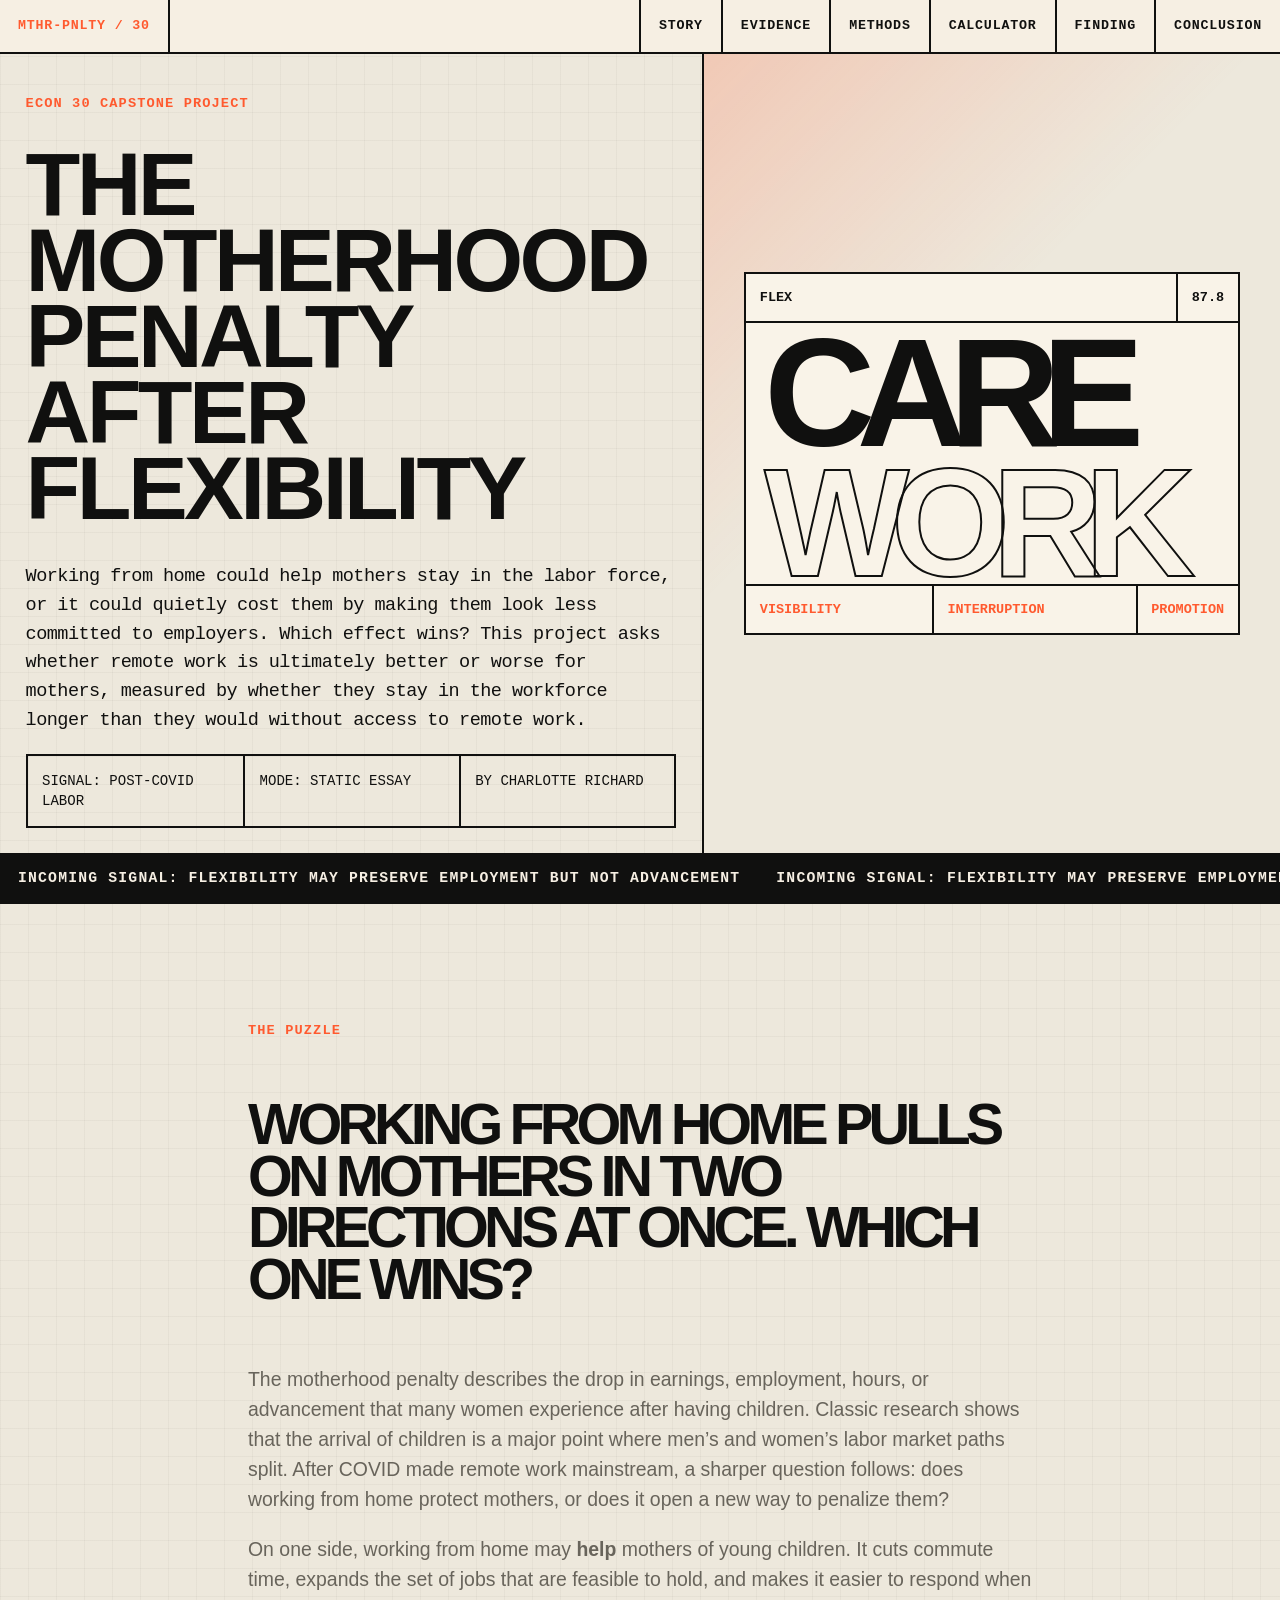
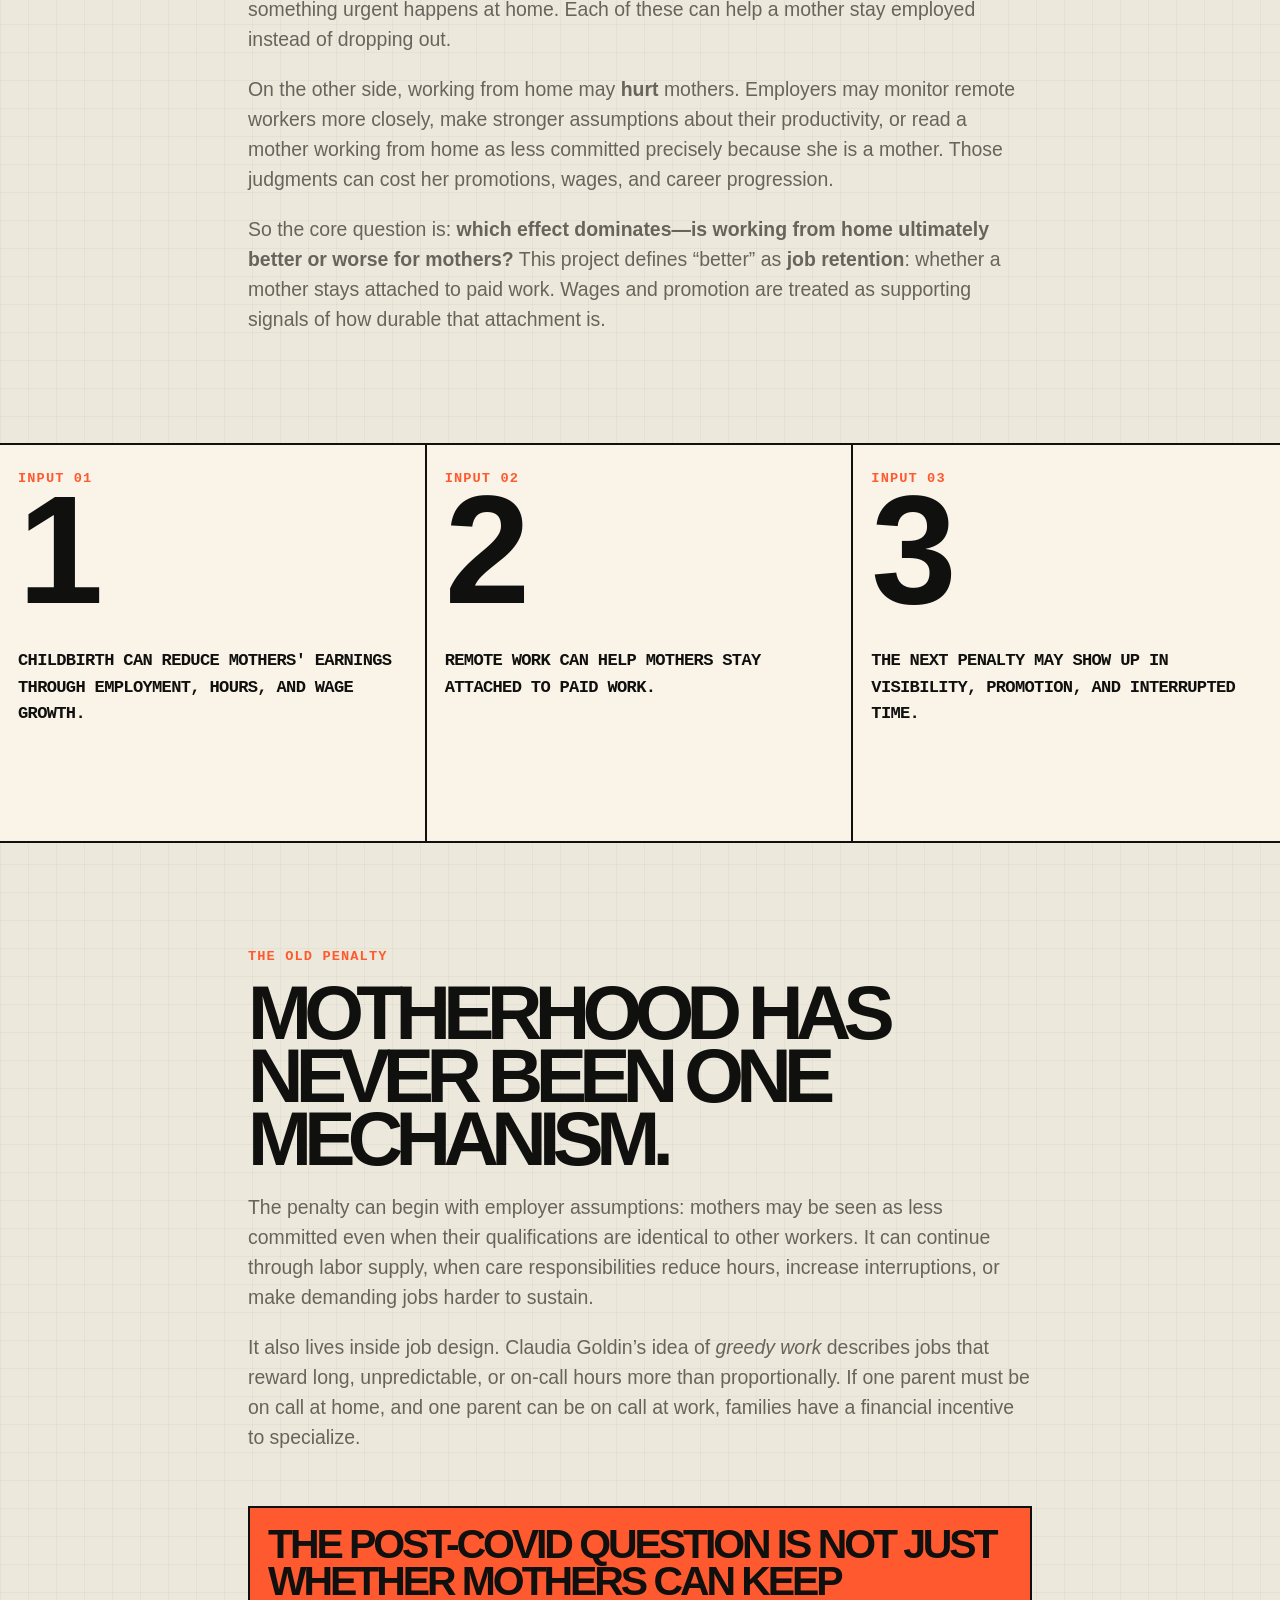
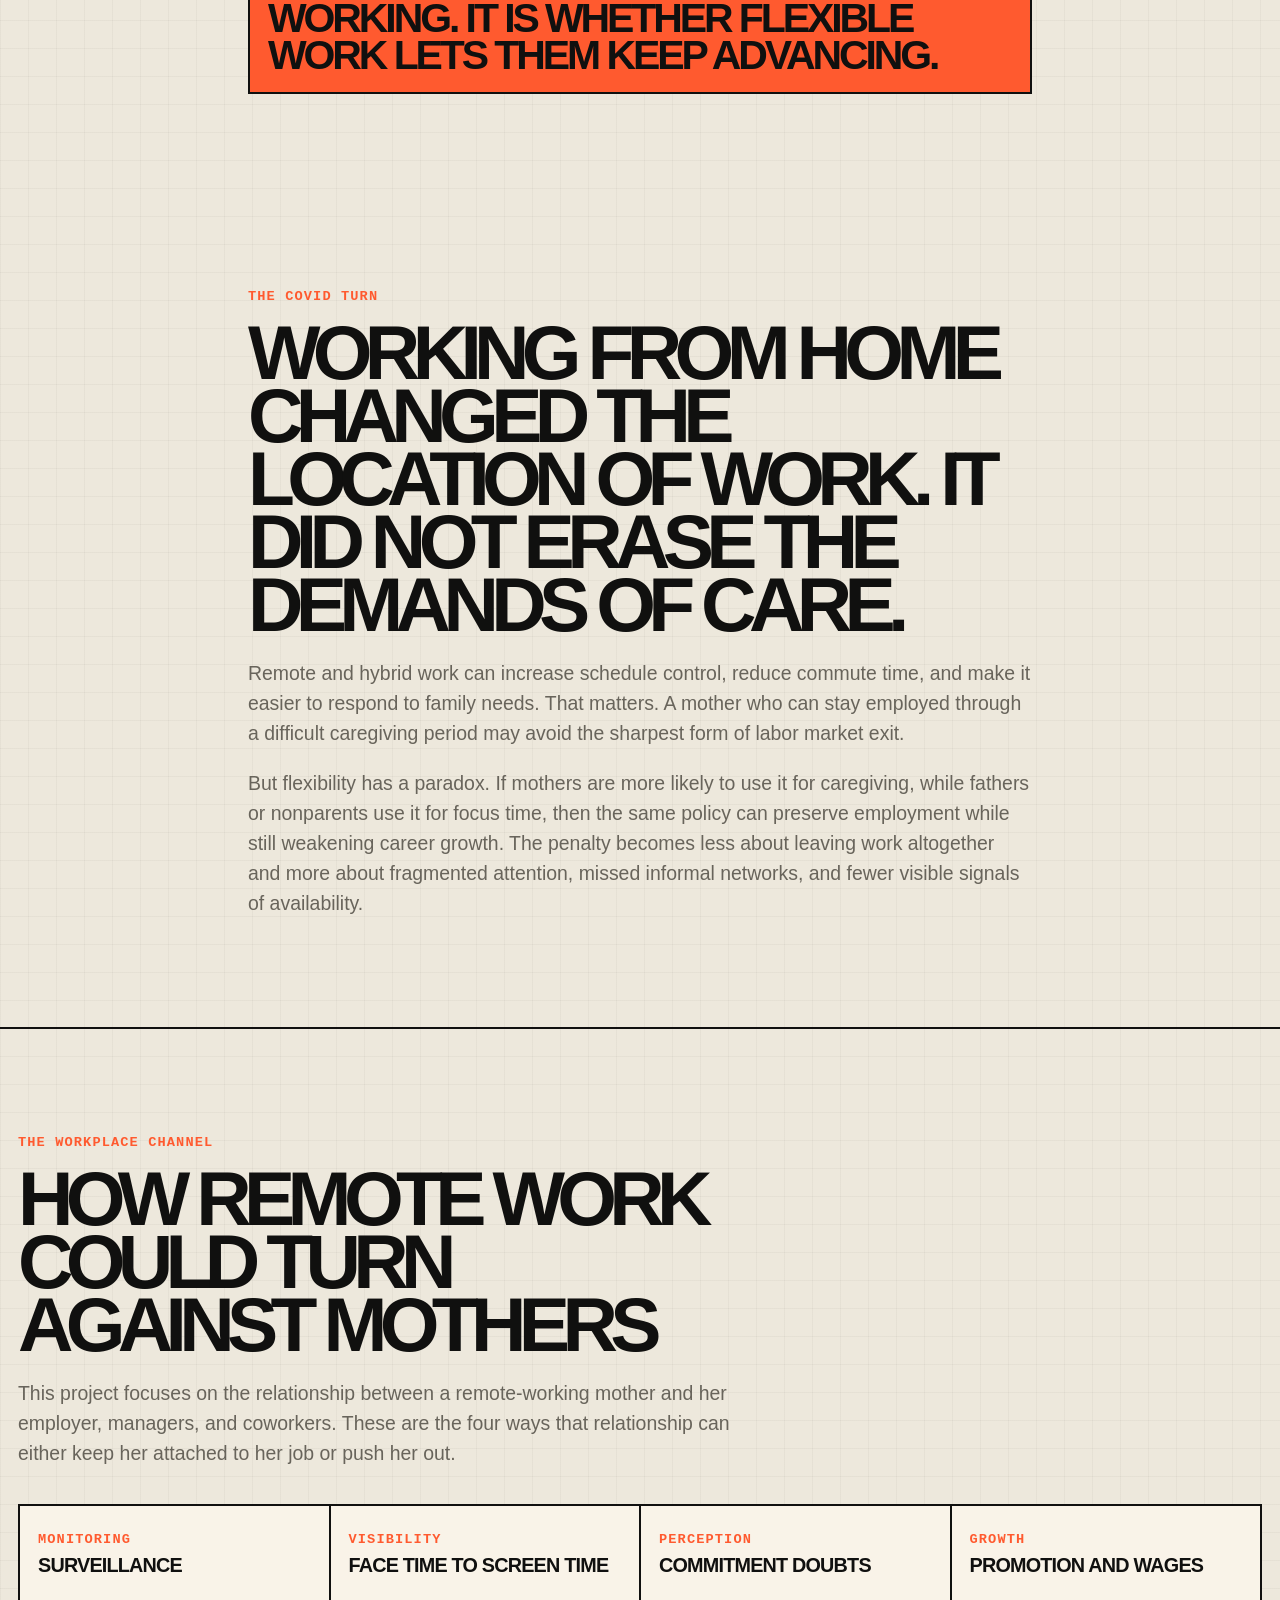
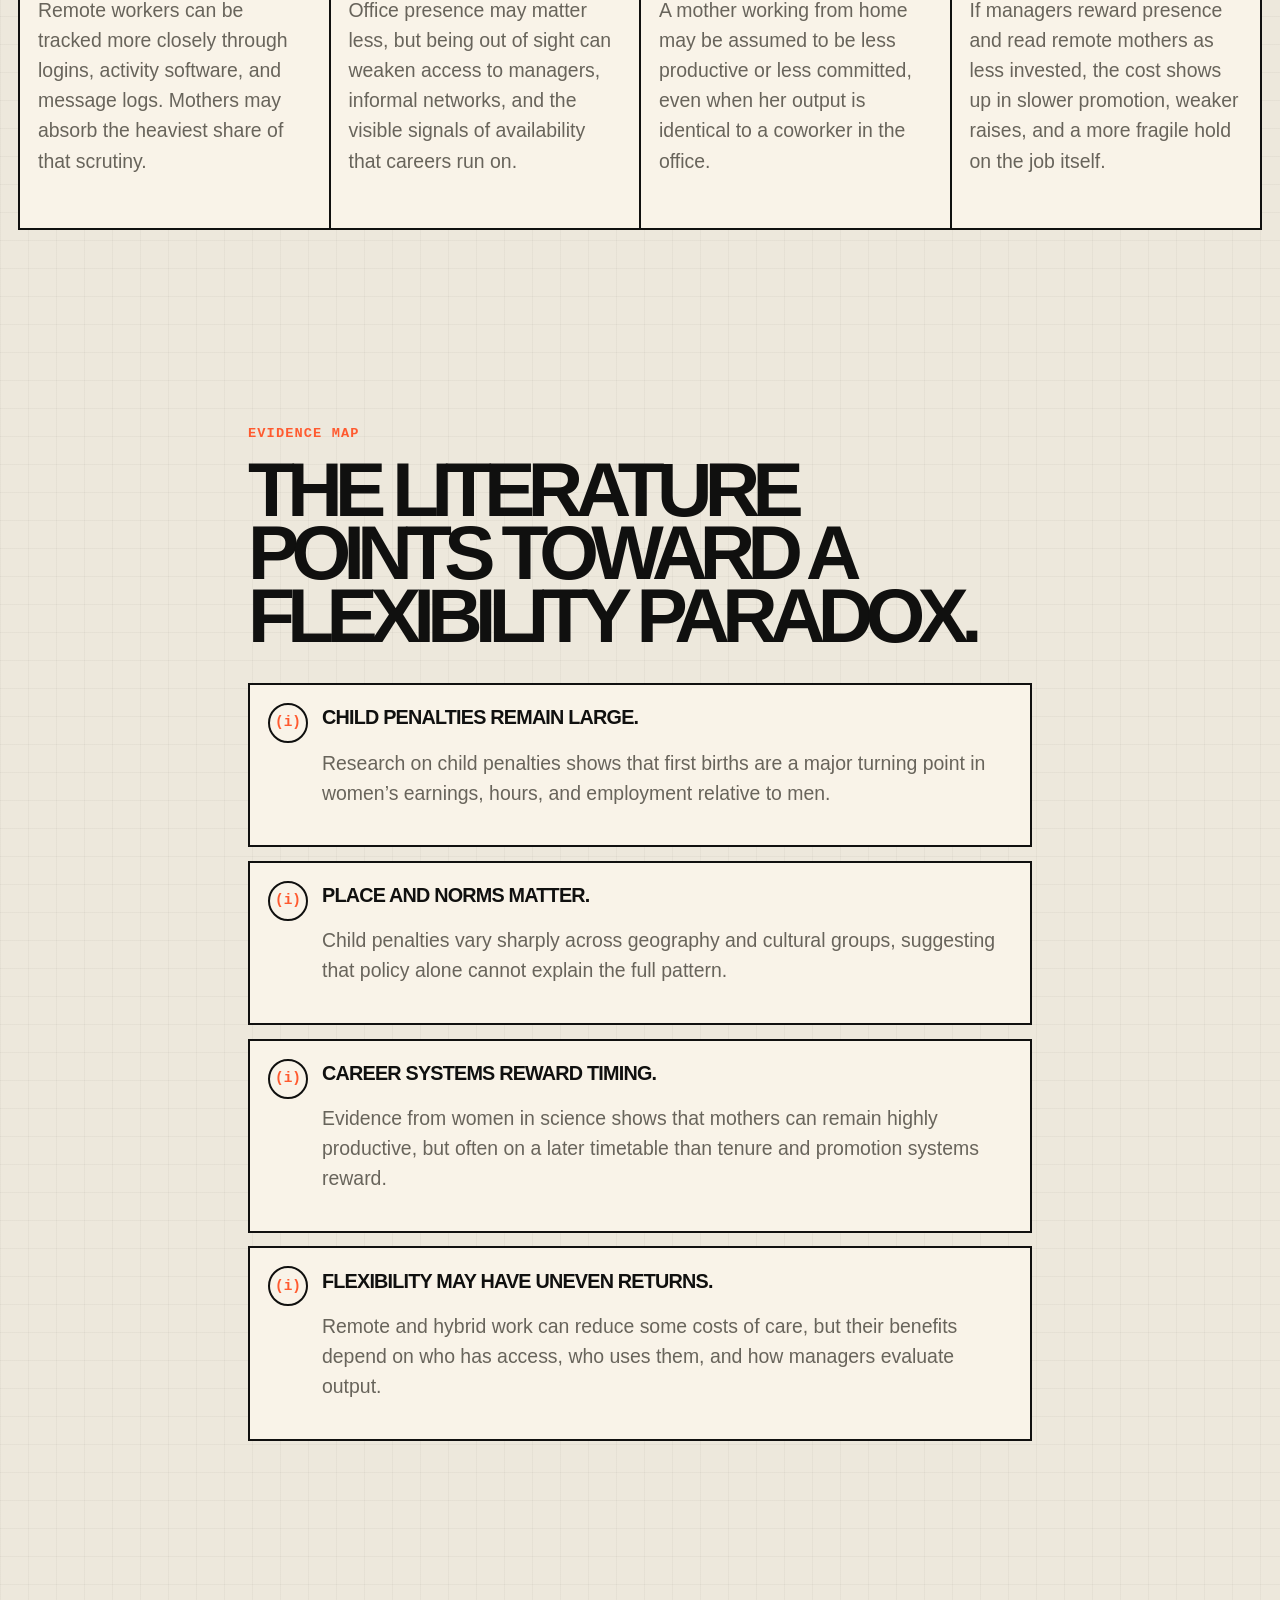
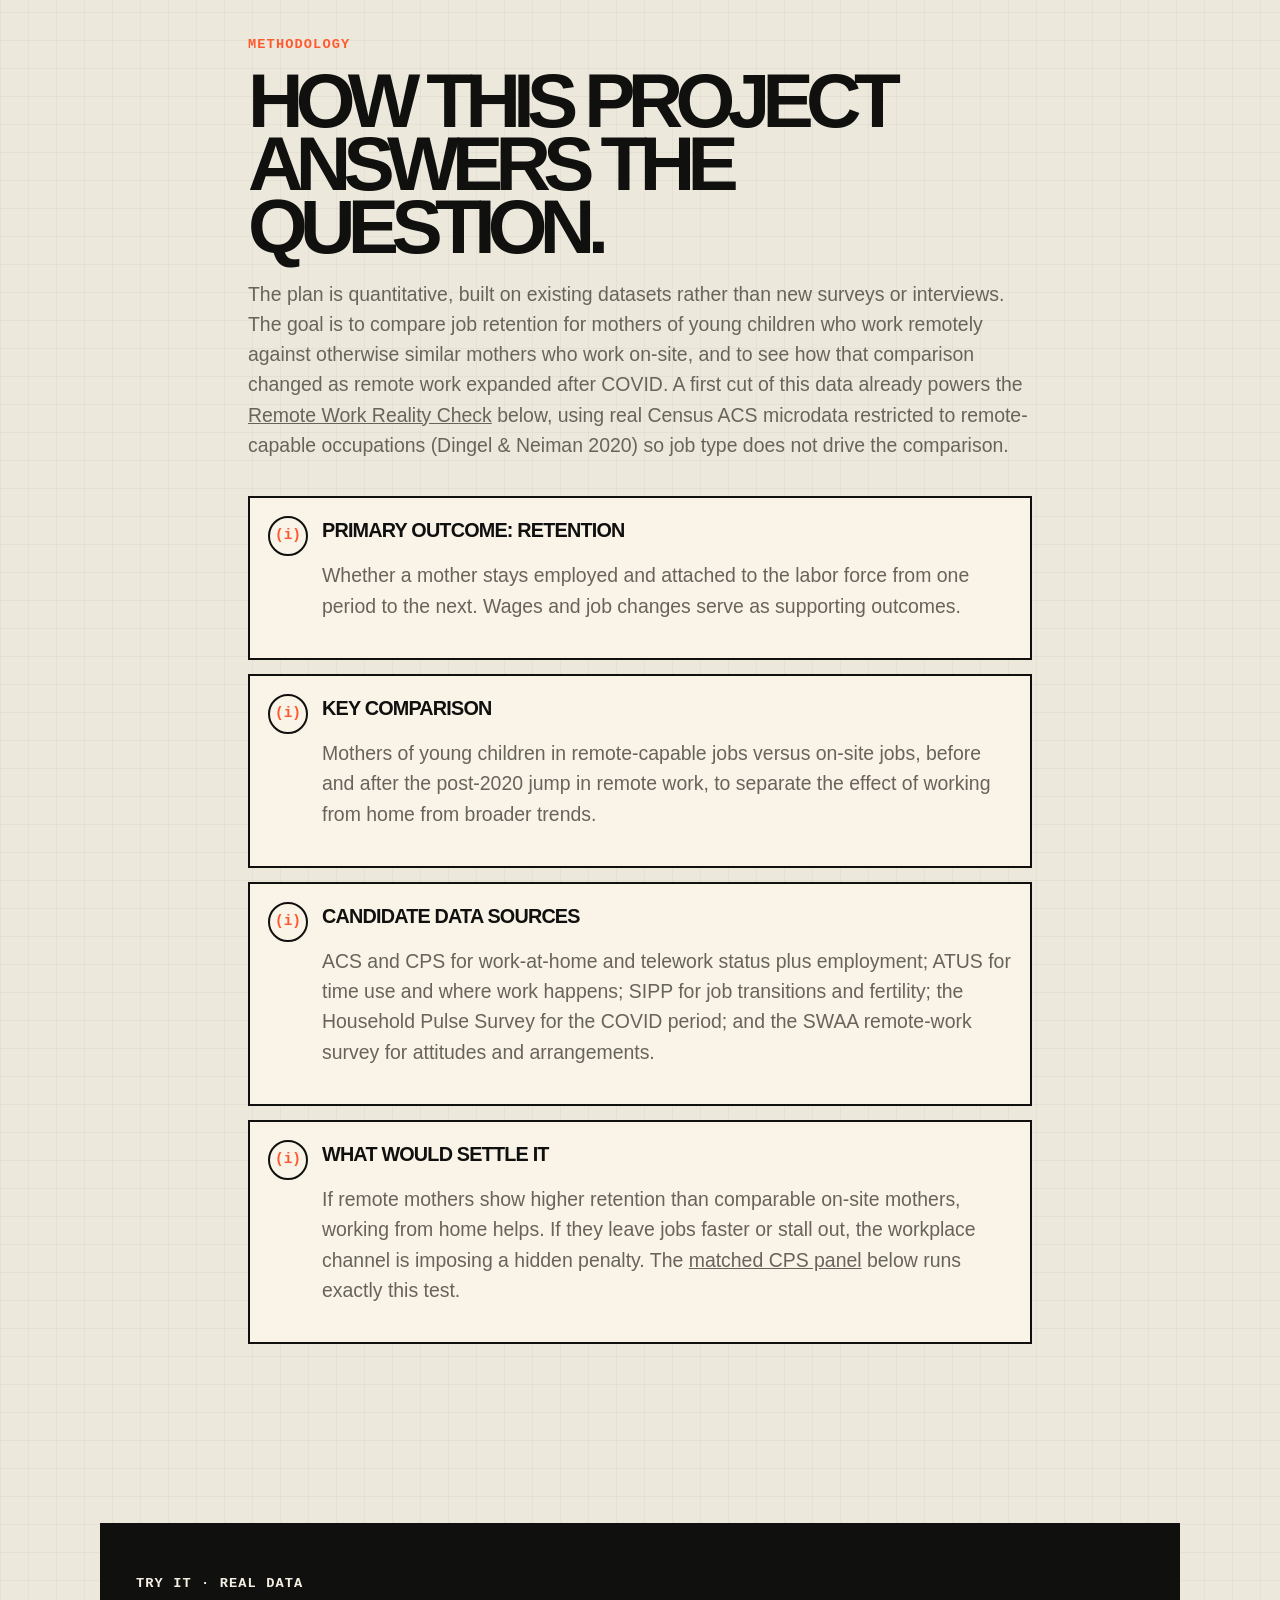
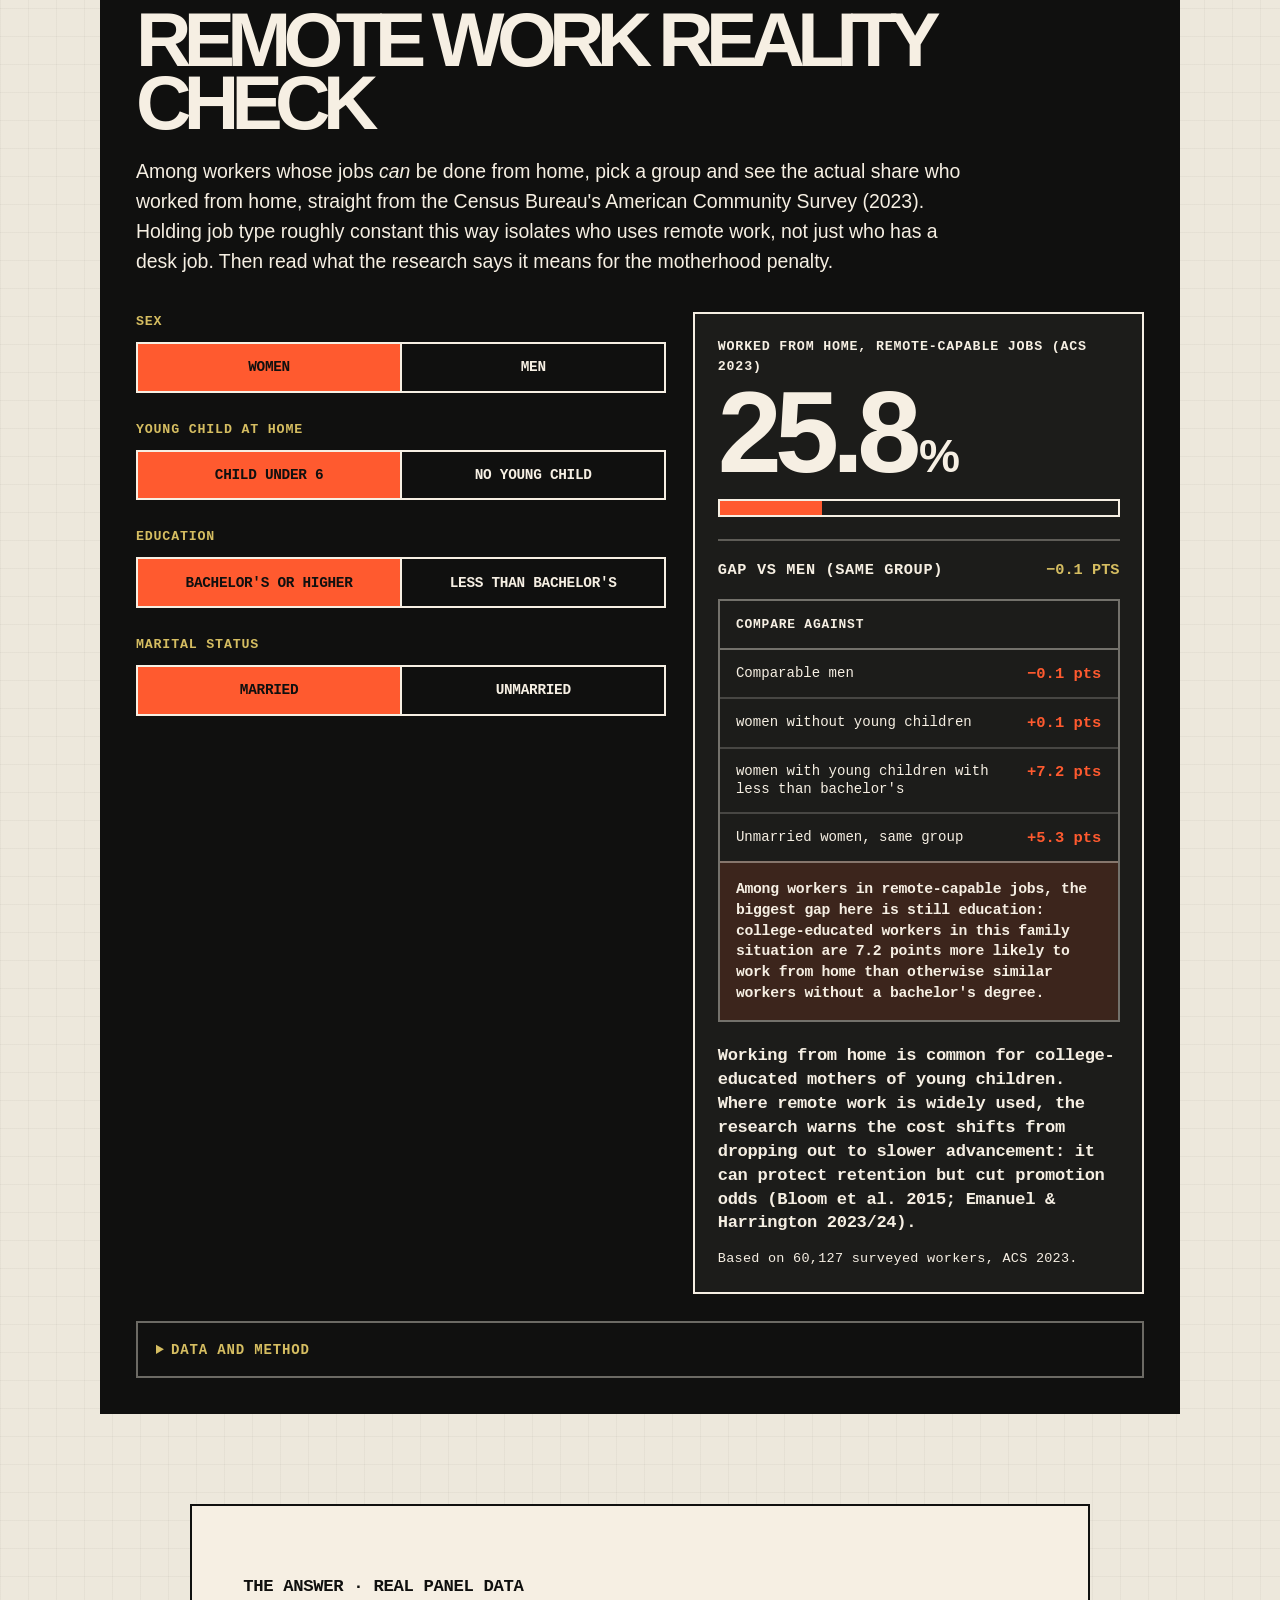
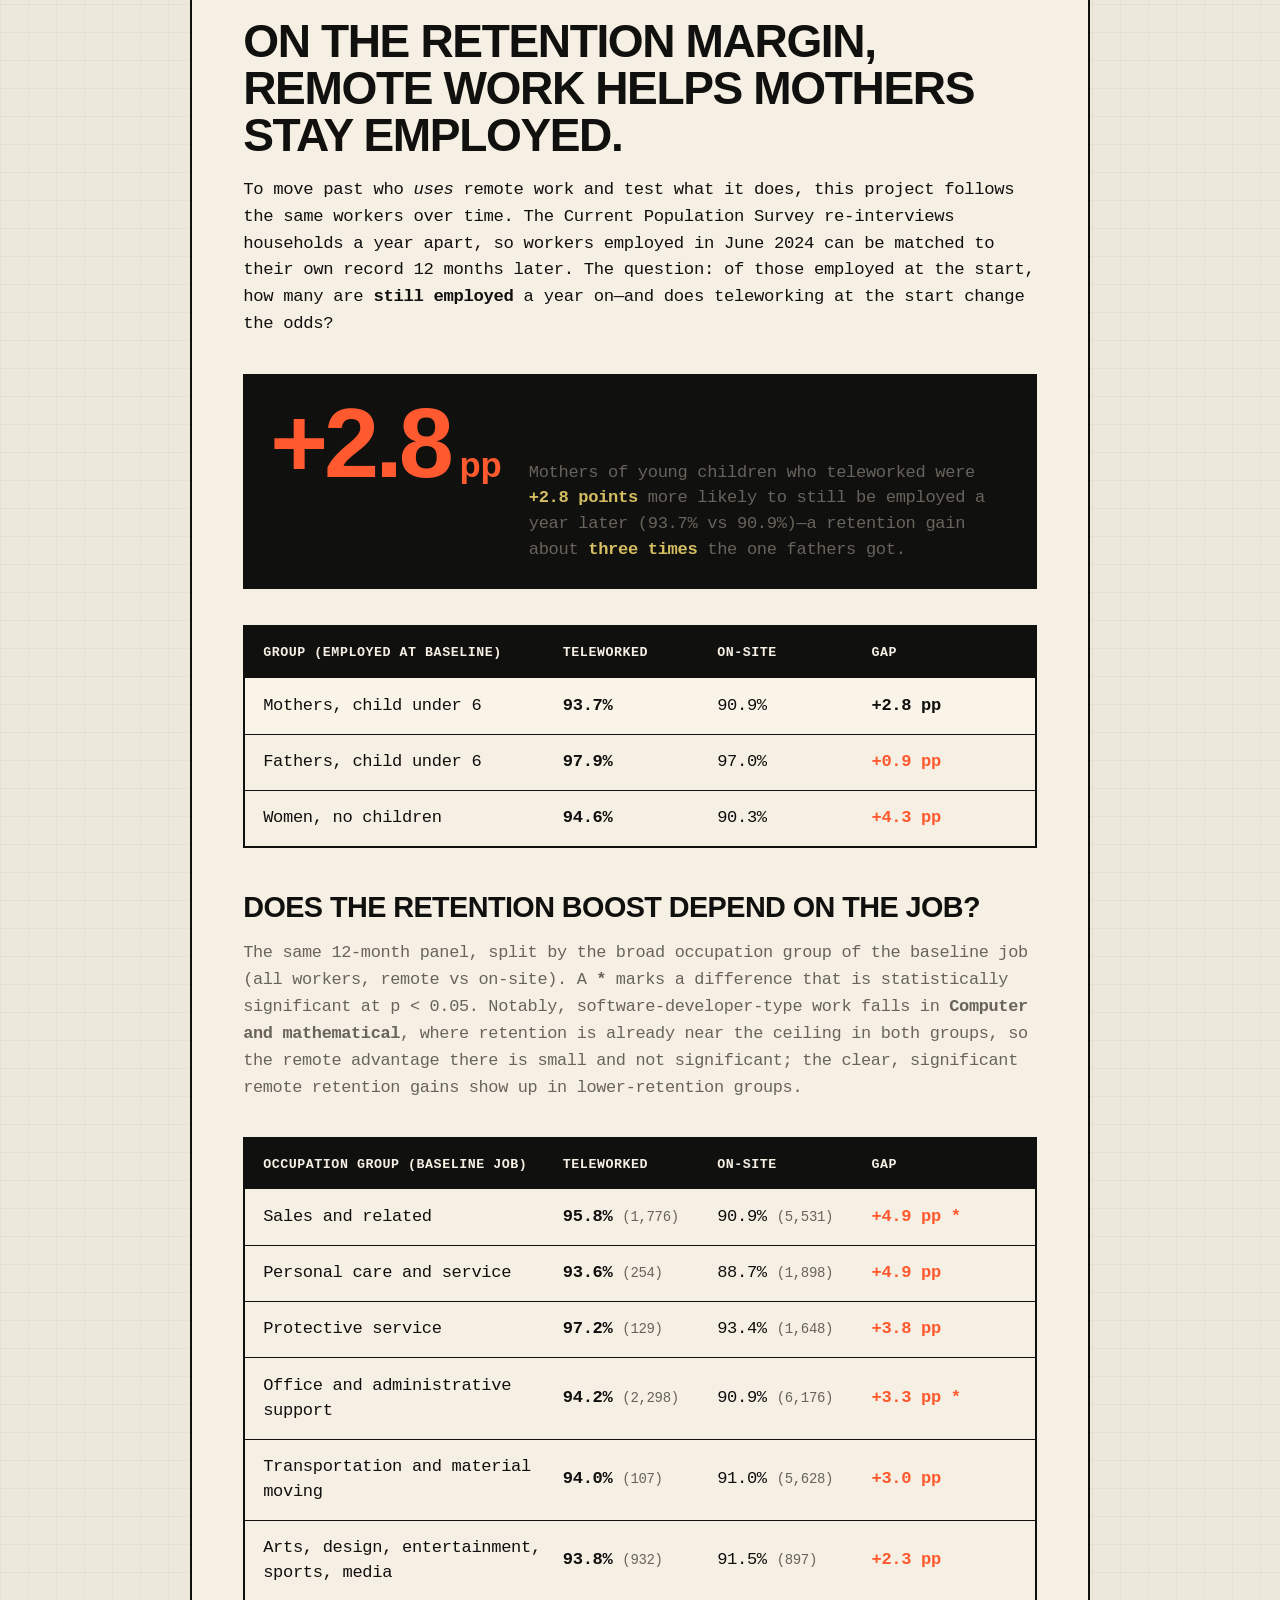
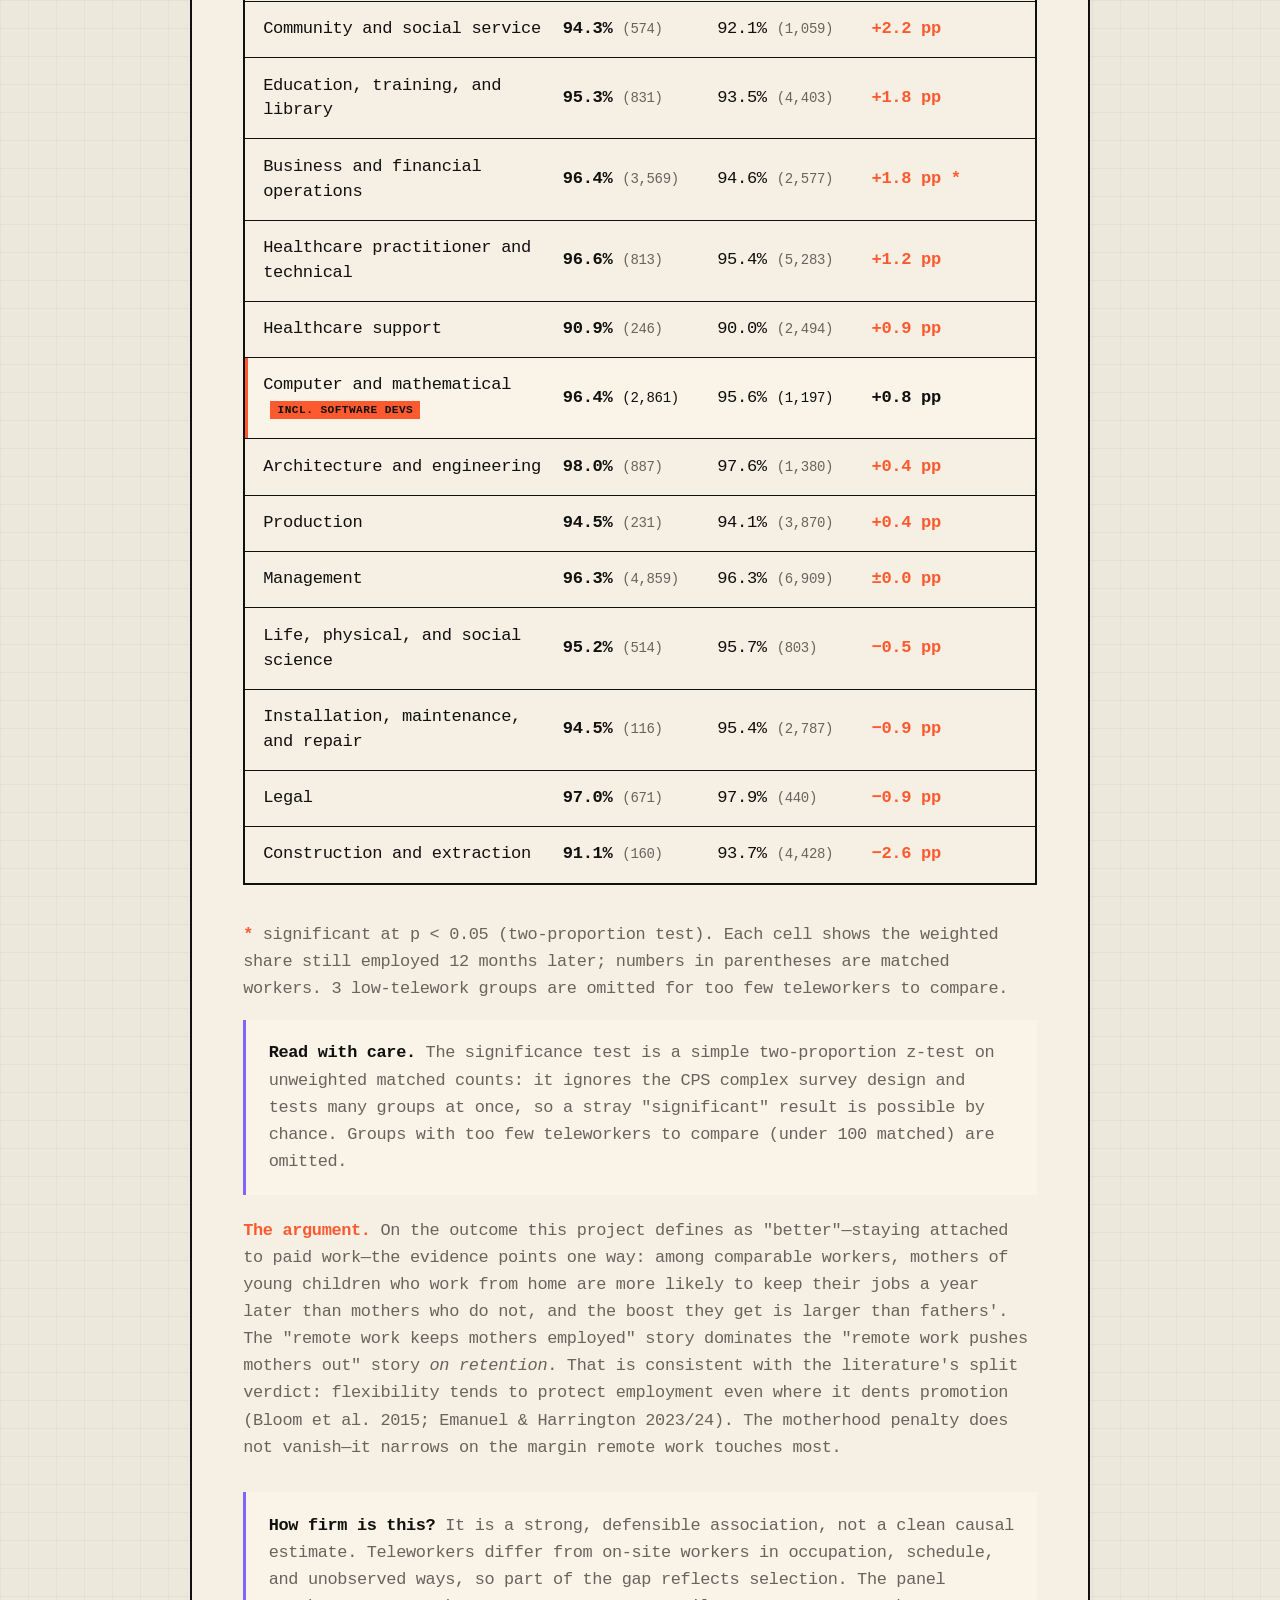
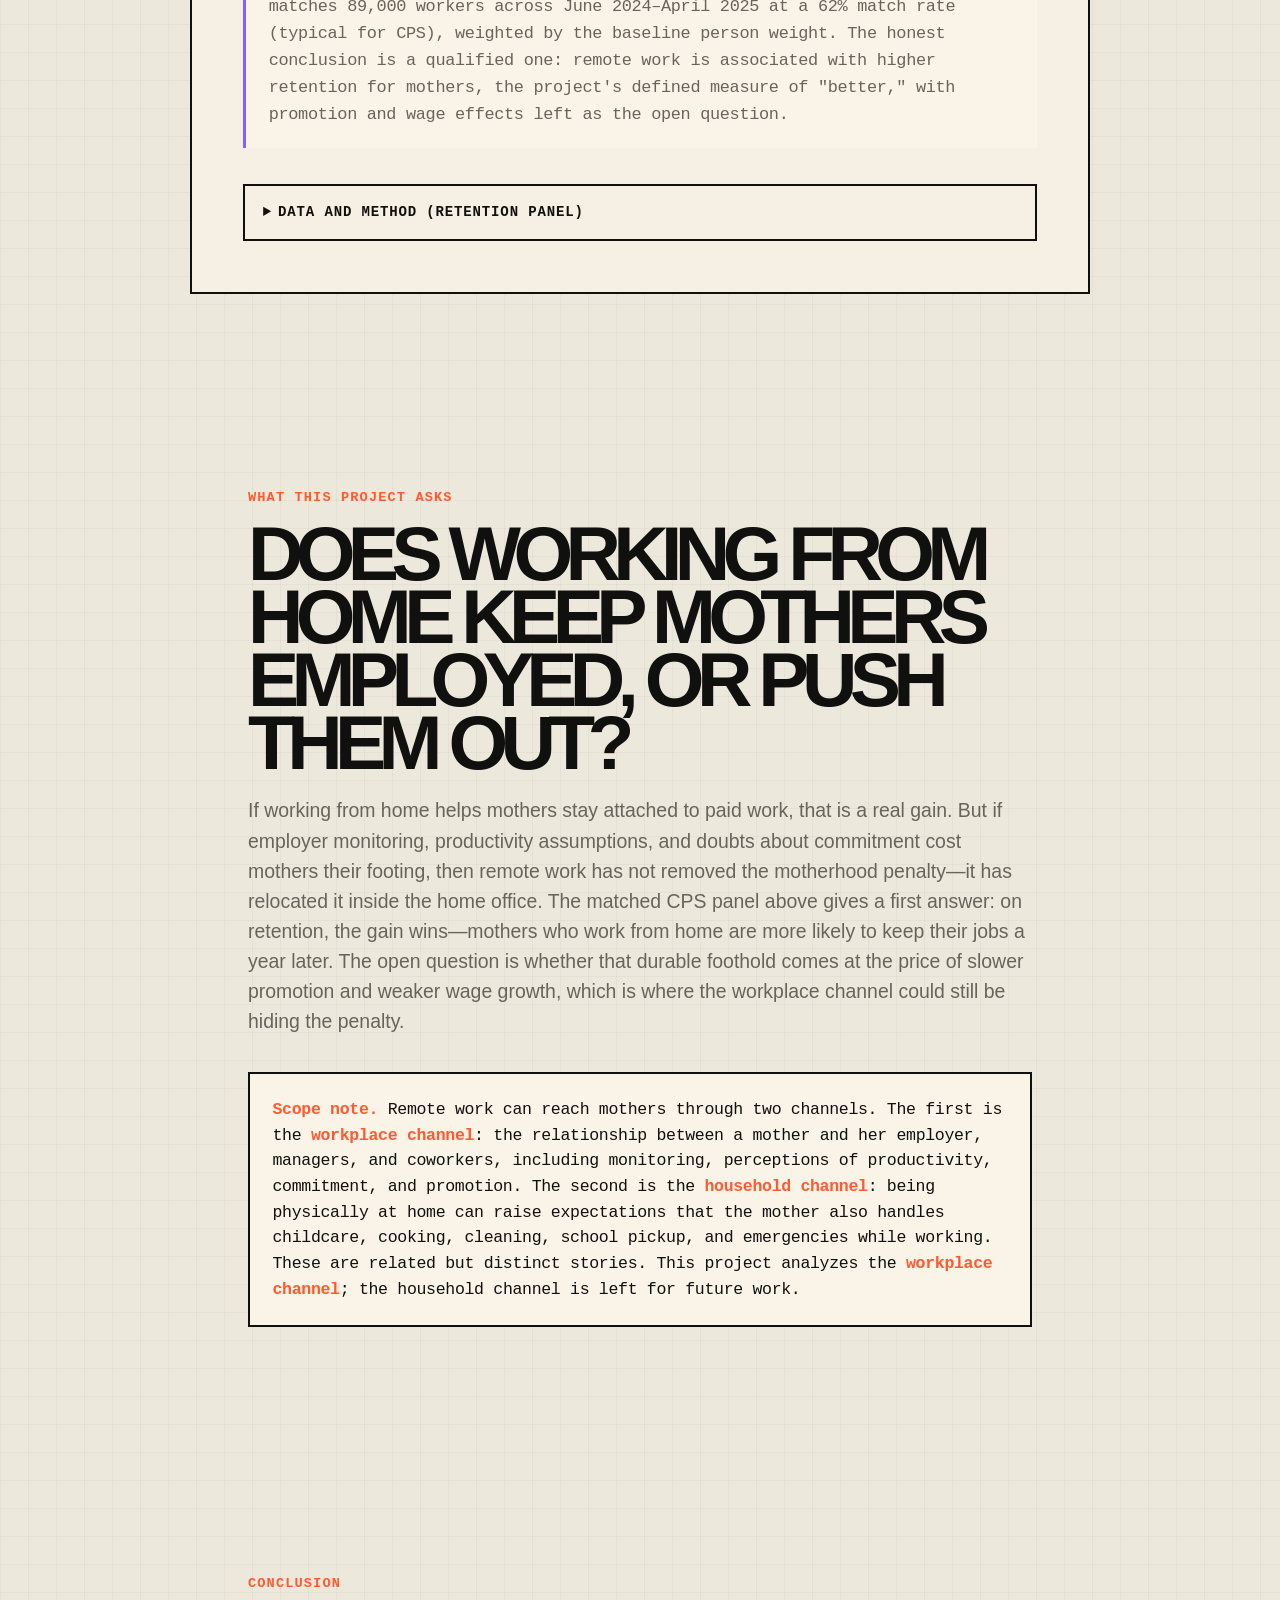
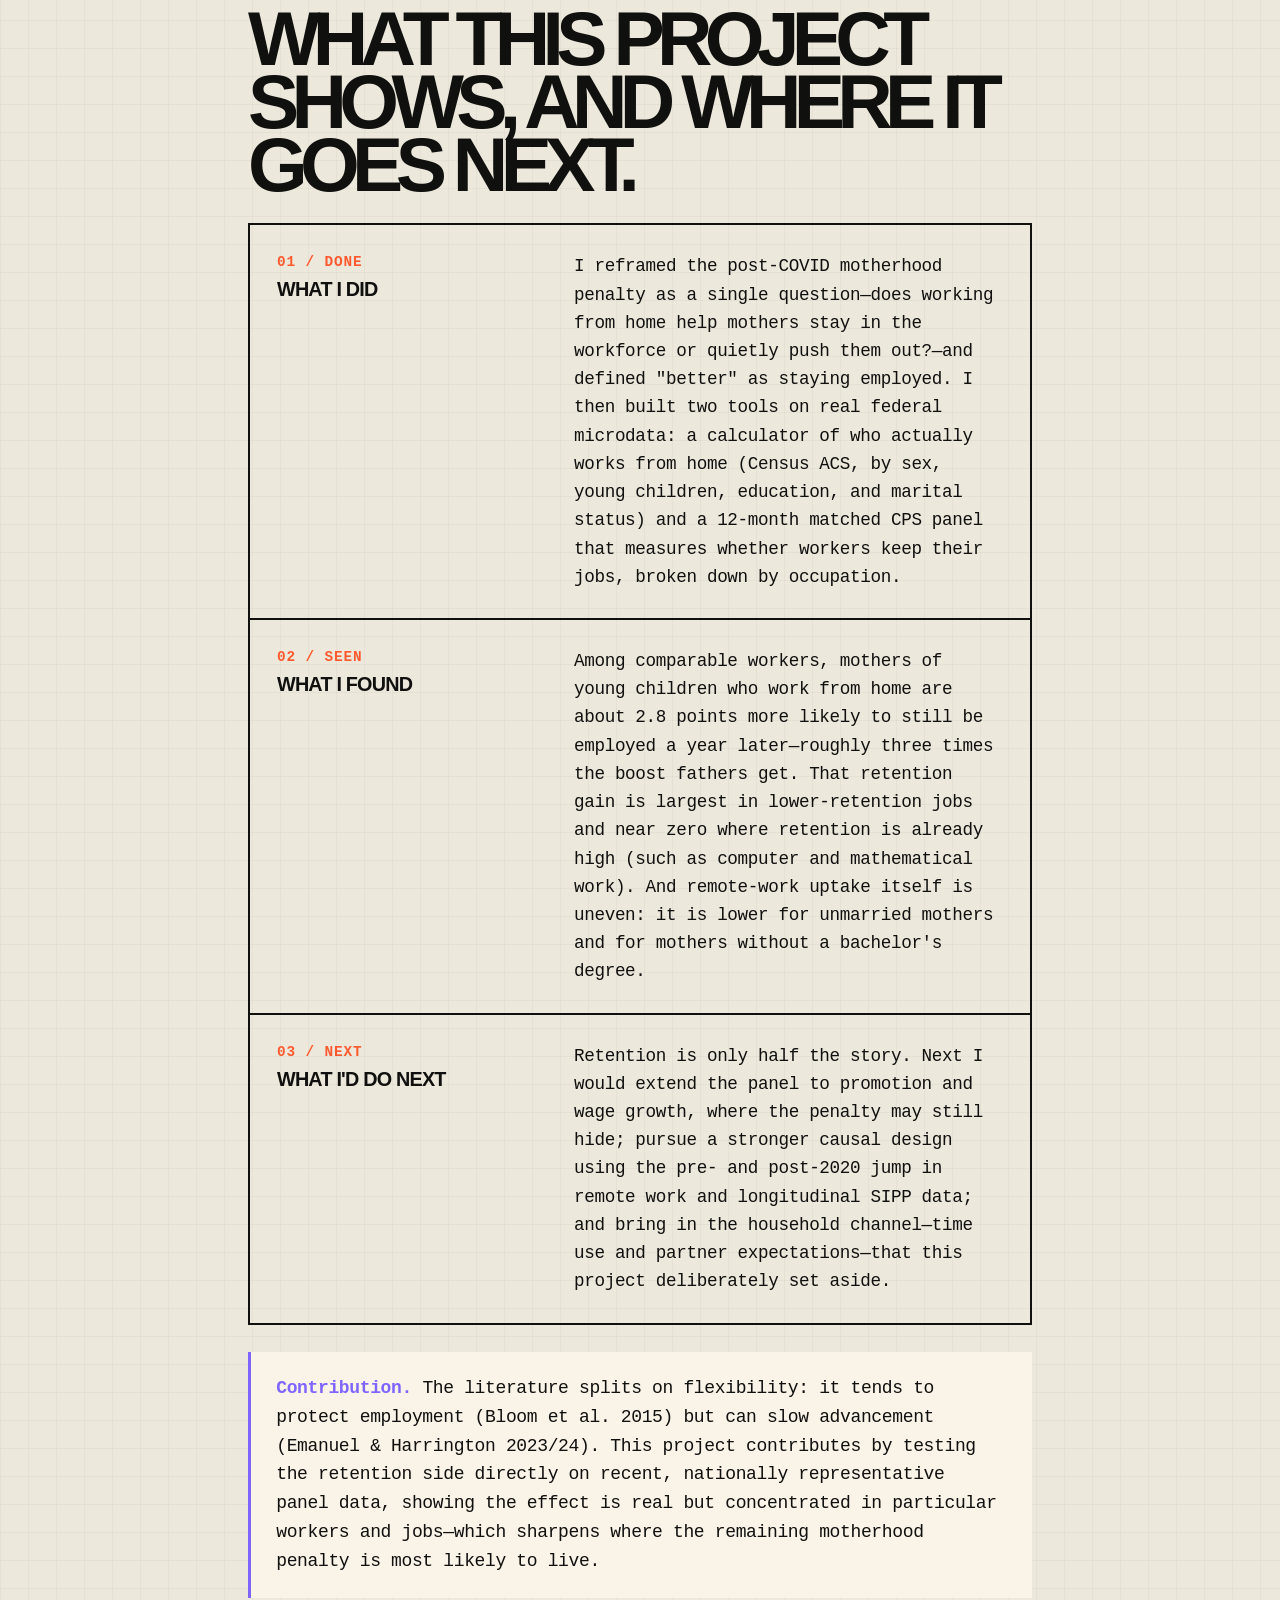
<file: website/index.html>
<!DOCTYPE html>
<html lang="en">
<head>
  <meta charset="UTF-8">
  <meta name="viewport" content="width=device-width, initial-scale=1.0">
  <title>The Motherhood Penalty After Flexibility</title>
  <link rel="stylesheet" href="styles.css">
</head>
<body>
  <header class="hero">
    <nav class="topline" aria-label="Project navigation">
      <span class="brand-mark">MTHR-PNLTY / 30</span>
      <a href="#story">Story</a>
      <a href="#evidence">Evidence</a>
      <a href="#methods">Methods</a>
      <a href="#calculator">Calculator</a>
      <a href="#finding">Finding</a>
      <a href="#conclusion">Conclusion</a>
    </nav>

    <div class="hero__grid">
      <div class="hero__copy">
        <p class="eyebrow">Econ 30 Capstone Project</p>
        <h1>The Motherhood Penalty After Flexibility</h1>
        <p class="dek">
          Working from home could help mothers stay in the labor force, or it could quietly cost them by making them look less committed to employers. Which effect wins? This project asks whether remote work is ultimately better or worse for mothers, measured by whether they stay in the workforce longer than they would without access to remote work.
        </p>
        <div class="hero-meta" aria-label="Project metadata">
          <span>Signal: Post-COVID labor</span>
          <span>Mode: Static essay</span>
          <span>By Charlotte Richard</span>
        </div>
      </div>

      <div class="hero__visual" aria-hidden="true">
        <div class="signal-card">
          <div class="signal-card__top">
            <span>FLEX</span>
            <span>87.8</span>
          </div>
          <div class="signal-card__word">CARE</div>
          <div class="signal-card__word signal-card__word--outline">WORK</div>
          <div class="signal-card__readout">
            <span>VISIBILITY</span>
            <span>INTERRUPTION</span>
            <span>PROMOTION</span>
          </div>
        </div>
      </div>
    </div>
  </header>

  <div class="ticker" aria-hidden="true">
    <div class="ticker__track">
      <span>INCOMING SIGNAL: FLEXIBILITY MAY PRESERVE EMPLOYMENT BUT NOT ADVANCEMENT</span>
      <span>INCOMING SIGNAL: FLEXIBILITY MAY PRESERVE EMPLOYMENT BUT NOT ADVANCEMENT</span>
    </div>
  </div>

  <main id="story">
    <section class="article-section opener">
      <p class="section-kicker">The puzzle</p>
      <p class="lead">
        Working from home pulls on mothers in two directions at once. Which one wins?
      </p>
      <p>
        The motherhood penalty describes the drop in earnings, employment, hours, or advancement that many women experience after having children. Classic research shows that the arrival of children is a major point where men’s and women’s labor market paths split. After COVID made remote work mainstream, a sharper question follows: does working from home protect mothers, or does it open a new way to penalize them?
      </p>
      <p>
        On one side, working from home may <strong>help</strong> mothers of young children. It cuts commute time, expands the set of jobs that are feasible to hold, and makes it easier to respond when something urgent happens at home. Each of these can help a mother stay employed instead of dropping out.
      </p>
      <p>
        On the other side, working from home may <strong>hurt</strong> mothers. Employers may monitor remote workers more closely, make stronger assumptions about their productivity, or read a mother working from home as less committed precisely because she is a mother. Those judgments can cost her promotions, wages, and career progression.
      </p>
      <p>
        So the core question is: <strong>which effect dominates—is working from home ultimately better or worse for mothers?</strong> This project defines “better” as <strong>job retention</strong>: whether a mother stays attached to paid work. Wages and promotion are treated as supporting signals of how durable that attachment is.
      </p>
    </section>

    <section class="wide-break">
      <div class="stat-strip" aria-label="Core project framing">
        <article>
          <span class="module-tag">input 01</span>
          <span class="stat-number">1</span>
          <p>Childbirth can reduce mothers' earnings through employment, hours, and wage growth.</p>
        </article>
        <article>
          <span class="module-tag">input 02</span>
          <span class="stat-number">2</span>
          <p>Remote work can help mothers stay attached to paid work.</p>
        </article>
        <article>
          <span class="module-tag">input 03</span>
          <span class="stat-number">3</span>
          <p>The next penalty may show up in visibility, promotion, and interrupted time.</p>
        </article>
      </div>
    </section>

    <section class="article-section">
      <p class="section-kicker">The old penalty</p>
      <h2>Motherhood has never been one mechanism.</h2>
      <p>
        The penalty can begin with employer assumptions: mothers may be seen as less committed even when their qualifications are identical to other workers. It can continue through labor supply, when care responsibilities reduce hours, increase interruptions, or make demanding jobs harder to sustain.
      </p>
      <p>
        It also lives inside job design. Claudia Goldin’s idea of <em>greedy work</em> describes jobs that reward long, unpredictable, or on-call hours more than proportionally. If one parent must be on call at home, and one parent can be on call at work, families have a financial incentive to specialize.
      </p>
      <blockquote>
        The post-COVID question is not just whether mothers can keep working. It is whether flexible work lets them keep advancing.
      </blockquote>
    </section>

    <section class="article-section">
      <p class="section-kicker">The COVID turn</p>
      <h2>Working from home changed the location of work. It did not erase the demands of care.</h2>
      <p>
        Remote and hybrid work can increase schedule control, reduce commute time, and make it easier to respond to family needs. That matters. A mother who can stay employed through a difficult caregiving period may avoid the sharpest form of labor market exit.
      </p>
      <p>
        But flexibility has a paradox. If mothers are more likely to use it for caregiving, while fathers or nonparents use it for focus time, then the same policy can preserve employment while still weakening career growth. The penalty becomes less about leaving work altogether and more about fragmented attention, missed informal networks, and fewer visible signals of availability.
      </p>
    </section>

    <section class="mechanism-panel" aria-labelledby="mechanisms-title">
      <div class="panel-heading">
        <p class="section-kicker">The workplace channel</p>
        <h2 id="mechanisms-title">How remote work could turn against mothers</h2>
        <p>
          This project focuses on the relationship between a remote-working mother and her employer, managers, and coworkers. These are the four ways that relationship can either keep her attached to her job or push her out.
        </p>
      </div>

      <div class="mechanism-grid">
        <article class="mechanism-card">
          <span class="card-label">Monitoring</span>
          <h3>Surveillance</h3>
          <p>Remote workers can be tracked more closely through logins, activity software, and message logs. Mothers may absorb the heaviest share of that scrutiny.</p>
        </article>
        <article class="mechanism-card">
          <span class="card-label">Visibility</span>
          <h3>Face time to screen time</h3>
          <p>Office presence may matter less, but being out of sight can weaken access to managers, informal networks, and the visible signals of availability that careers run on.</p>
        </article>
        <article class="mechanism-card">
          <span class="card-label">Perception</span>
          <h3>Commitment doubts</h3>
          <p>A mother working from home may be assumed to be less productive or less committed, even when her output is identical to a coworker in the office.</p>
        </article>
        <article class="mechanism-card">
          <span class="card-label">Growth</span>
          <h3>Promotion and wages</h3>
          <p>If managers reward presence and read remote mothers as less invested, the cost shows up in slower promotion, weaker raises, and a more fragile hold on the job itself.</p>
        </article>
      </div>
    </section>

    <section class="article-section" id="evidence">
      <p class="section-kicker">Evidence map</p>
      <h2>The literature points toward a flexibility paradox.</h2>
      <div class="evidence-list">
        <article>
          <h3>Child penalties remain large.</h3>
          <p>Research on child penalties shows that first births are a major turning point in women’s earnings, hours, and employment relative to men.</p>
        </article>
        <article>
          <h3>Place and norms matter.</h3>
          <p>Child penalties vary sharply across geography and cultural groups, suggesting that policy alone cannot explain the full pattern.</p>
        </article>
        <article>
          <h3>Career systems reward timing.</h3>
          <p>Evidence from women in science shows that mothers can remain highly productive, but often on a later timetable than tenure and promotion systems reward.</p>
        </article>
        <article>
          <h3>Flexibility may have uneven returns.</h3>
          <p>Remote and hybrid work can reduce some costs of care, but their benefits depend on who has access, who uses them, and how managers evaluate output.</p>
        </article>
      </div>
    </section>

    <section class="article-section" id="methods">
      <p class="section-kicker">Methodology</p>
      <h2>How this project answers the question.</h2>
      <p>
        The plan is quantitative, built on existing datasets rather than new surveys or interviews. The goal is to compare job retention for mothers of young children who work remotely against otherwise similar mothers who work on-site, and to see how that comparison changed as remote work expanded after COVID. A first cut of this data already powers the <a href="#calculator">Remote Work Reality Check</a> below, using real Census ACS microdata restricted to remote-capable occupations (Dingel &amp; Neiman 2020) so job type does not drive the comparison.
      </p>
      <div class="evidence-list">
        <article>
          <h3>Primary outcome: retention</h3>
          <p>Whether a mother stays employed and attached to the labor force from one period to the next. Wages and job changes serve as supporting outcomes.</p>
        </article>
        <article>
          <h3>Key comparison</h3>
          <p>Mothers of young children in remote-capable jobs versus on-site jobs, before and after the post-2020 jump in remote work, to separate the effect of working from home from broader trends.</p>
        </article>
        <article>
          <h3>Candidate data sources</h3>
          <p>ACS and CPS for work-at-home and telework status plus employment; ATUS for time use and where work happens; SIPP for job transitions and fertility; the Household Pulse Survey for the COVID period; and the SWAA remote-work survey for attitudes and arrangements.</p>
        </article>
        <article>
          <h3>What would settle it</h3>
          <p>If remote mothers show higher retention than comparable on-site mothers, working from home helps. If they leave jobs faster or stall out, the workplace channel is imposing a hidden penalty. The <a href="#finding">matched CPS panel</a> below runs exactly this test.</p>
        </article>
      </div>
    </section>

    <section class="calculator" id="calculator" aria-labelledby="calculator-title">
      <div class="calc-intro">
        <p class="section-kicker">Try it · real data</p>
        <h2 id="calculator-title">Remote Work Reality Check</h2>
        <p>
          Among workers whose jobs <em>can</em> be done from home, pick a group and see the actual share who worked from home, straight from the Census Bureau's American Community Survey (<span data-out="year">2023</span>). Holding job type roughly constant this way isolates who uses remote work, not just who has a desk job. Then read what the research says it means for the motherhood penalty.
        </p>
      </div>

      <div class="calc-grid">
        <form class="calc-controls" aria-label="Group selector">
          <fieldset class="calc-field">
            <legend>Sex</legend>
            <div class="segmented" role="radiogroup" aria-label="Sex" data-input="sex">
              <button type="button" role="radio" aria-checked="false" data-value="women">Women</button>
              <button type="button" role="radio" aria-checked="false" data-value="men">Men</button>
            </div>
          </fieldset>

          <fieldset class="calc-field">
            <legend>Young child at home</legend>
            <div class="segmented" role="radiogroup" aria-label="Young child at home" data-input="kids">
              <button type="button" role="radio" aria-checked="false" data-value="kids">Child under 6</button>
              <button type="button" role="radio" aria-checked="false" data-value="nokids">No young child</button>
            </div>
          </fieldset>

          <fieldset class="calc-field">
            <legend>Education</legend>
            <div class="segmented" role="radiogroup" aria-label="Education" data-input="edu">
              <button type="button" role="radio" aria-checked="false" data-value="ba">Bachelor's or higher</button>
              <button type="button" role="radio" aria-checked="false" data-value="noba">Less than bachelor's</button>
            </div>
          </fieldset>

          <fieldset class="calc-field">
            <legend>Marital status</legend>
            <div class="segmented" role="radiogroup" aria-label="Marital status" data-input="marital">
              <button type="button" role="radio" aria-checked="false" data-value="married">Married</button>
              <button type="button" role="radio" aria-checked="false" data-value="unmarried">Unmarried</button>
            </div>
          </fieldset>
        </form>

        <div class="calc-output" aria-live="polite">
          <p class="calc-output__label">Worked from home, remote-capable jobs (ACS <span data-out="year">2023</span>)</p>
          <p class="calc-output__number"><span data-out="share">24.6</span><span class="calc-output__unit">%</span></p>
          <div class="result-bar" role="img" aria-label="Work-from-home share">
            <span class="result-bar__fill" data-out="bar" style="width: 24.6%;"></span>
          </div>

          <div class="calc-secondary">
            <span class="calc-secondary__label" data-out="gapLabel">Gap vs men</span>
            <span class="calc-secondary__value" data-out="gap">+0.0 pts</span>
          </div>

          <div class="comparison-panel" aria-label="Comparison panel">
            <p class="comparison-panel__title">Compare against</p>
            <div class="comparison-row">
              <span data-out="genderCompareLabel">Comparable men</span>
              <strong data-out="genderCompare">−0.8 pts</strong>
            </div>
            <div class="comparison-row">
              <span data-out="childCompareLabel">Women without young children</span>
              <strong data-out="childCompare">+0.1 pts</strong>
            </div>
            <div class="comparison-row">
              <span data-out="eduCompareLabel">Women with young children, less than bachelor's</span>
              <strong data-out="eduCompare">+7.9 pts</strong>
            </div>
            <div class="comparison-row">
              <span data-out="maritalCompareLabel">Unmarried women, same group</span>
              <strong data-out="maritalCompare">+0.0 pts</strong>
            </div>
            <p class="comparison-insight" data-out="comparisonInsight">
              Even among remote-capable jobs, education remains the largest divide in who works from home.
            </p>
          </div>

          <p class="verdict" data-out="verdict">Pick a group above to see the real share and what it means.</p>
          <p class="calc-sample" data-out="sample">Sample size shown after you choose a group.</p>
        </div>
      </div>

      <details class="calc-notes">
        <summary>Data and method</summary>
        <div class="calc-notes__body">
          <p>
            Shares are computed from the U.S. Census Bureau's American Community Survey 1-year Public Use Microdata Sample (<span data-out="year">2023</span>), weighted by person weight. The universe is people employed and at work in the reference week who reported a commute mode <strong>and who work in a remote-capable occupation</strong>; "worked from home" is that commute response. Remote-capable occupations are the major groups that are predominantly teleworkable following Dingel &amp; Neiman (2020), which removes most of the white-collar versus blue-collar confound so the comparison reflects who <em>uses</em> remote work, not just who could. "Young child" means living in a household with an own child under age 6; "bachelor's or higher" is the person's educational attainment; "married" is currently married (<code>MAR</code> = 1) and "unmarried" is not currently married (widowed, divorced, separated, or never married). The numbers are generated by <code>code/fetch_wfh_data.py</code> and stored in <code>website/data/wfh.js</code>.
          </p>
          <p><strong>What the prevalence implies (from the literature):</strong></p>
          <ul>
            <li><strong>Even among remote-capable jobs, use is uneven.</strong> Once job type is held roughly constant, remaining gaps by sex, motherhood, and education reflect who actually takes up remote work.</li>
            <li><strong>Remote work raises retention but cuts promotion.</strong> Bloom, Liang, Roberts &amp; Ying (2015) found working from home cut attrition by over 50% yet roughly halved promotion rates.</li>
            <li><strong>Distance erodes advancement.</strong> Emanuel &amp; Harrington (2023/24) and Emanuel, Harrington &amp; Pallais (2023) find remote workers are promoted less and lose in-person mentoring, with larger effects for women and junior workers.</li>
            <li><strong>Mothers and remote work.</strong> Collins, Landivar, Ruppanner &amp; Scarborough (2021) and Goldin (2014; 2021) link flexibility to whether mothers stay attached to paid work, and at what career cost.</li>
          </ul>
          <p>Full citations are in the project <a href="reading-list.html">reading list</a>.</p>
        </div>
      </details>
    </section>

    <section class="finding" id="finding" aria-labelledby="finding-title">
      <div class="finding__intro">
        <p class="section-kicker">The answer · real panel data</p>
        <h2 id="finding-title">On the retention margin, remote work helps mothers stay employed.</h2>
        <p>
          To move past who <em>uses</em> remote work and test what it does, this project follows the same workers over time. The Current Population Survey re-interviews households a year apart, so workers employed in <span data-out="baselineStart">June 2024</span> can be matched to their own record 12 months later. The question: of those employed at the start, how many are <strong>still employed</strong> a year on—and does teleworking at the start change the odds?
        </p>
      </div>

      <div class="finding__headline">
        <p class="finding__big"><span data-out="mothersGap">+2.8</span><span class="finding__unit"> pp</span></p>
        <p class="finding__big-label">
          Mothers of young children who teleworked were <strong><span data-out="mothersGap2">+2.8</span> points</strong> more likely to still be employed a year later (<span data-out="mothersRemote">93.7</span>% vs <span data-out="mothersOnsite">90.9</span>%)—a retention gain about <strong>three times</strong> the one fathers got.
        </p>
      </div>

      <div class="retention-table" role="table" aria-label="12-month employment retention, remote vs on-site">
        <div class="retention-row retention-row--head" role="row">
          <span role="columnheader">Group (employed at baseline)</span>
          <span role="columnheader">Teleworked</span>
          <span role="columnheader">On-site</span>
          <span role="columnheader">Gap</span>
        </div>
        <div class="retention-row retention-row--key" role="row">
          <span role="cell">Mothers, child under 6</span>
          <strong role="cell"><span data-out="mothersRemote2">93.7</span>%</strong>
          <span role="cell"><span data-out="mothersOnsite2">90.9</span>%</span>
          <strong role="cell" class="retention-gap" data-out="mothersGap3">+2.8 pp</strong>
        </div>
        <div class="retention-row" role="row">
          <span role="cell">Fathers, child under 6</span>
          <strong role="cell"><span data-out="fathersRemote">97.9</span>%</strong>
          <span role="cell"><span data-out="fathersOnsite">97.0</span>%</span>
          <strong role="cell" class="retention-gap" data-out="fathersGap">+0.9 pp</strong>
        </div>
        <div class="retention-row" role="row">
          <span role="cell">Women, no children</span>
          <strong role="cell"><span data-out="womenRemote">94.6</span>%</strong>
          <span role="cell"><span data-out="womenOnsite">90.3</span>%</span>
          <strong role="cell" class="retention-gap" data-out="womenGap">+4.3 pp</strong>
        </div>
      </div>

      <div class="finding__occ">
        <h3 class="finding__subhead">Does the retention boost depend on the job?</h3>
        <p>
          The same 12-month panel, split by the broad occupation group of the baseline job (all workers, remote vs on-site). A <strong>*</strong> marks a difference that is statistically significant at p &lt; 0.05. Notably, software-developer-type work falls in <strong>Computer and mathematical</strong>, where retention is already near the ceiling in both groups, so the remote advantage there is small and not significant; the clear, significant remote retention gains show up in lower-retention groups.
        </p>
        <div class="retention-table" role="table" aria-label="12-month retention by occupation, remote vs on-site">
          <div class="retention-row retention-row--head" role="row">
            <span role="columnheader">Occupation group (baseline job)</span>
            <span role="columnheader">Teleworked</span>
            <span role="columnheader">On-site</span>
            <span role="columnheader">Gap</span>
          </div>
          <div data-out="occRows"></div>
        </div>
        <p class="finding__legend" data-out="occLegend">
          <strong>*</strong> significant at p &lt; 0.05 (two-proportion test). Each cell shows the weighted share still employed 12 months later; numbers in parentheses are matched workers.
        </p>
        <p class="finding__caveat finding__caveat--occ">
          <strong>Read with care.</strong> The significance test is a simple two-proportion z-test on unweighted matched counts: it ignores the CPS complex survey design and tests many groups at once, so a stray "significant" result is possible by chance. Groups with too few teleworkers to compare (under 100 matched) are omitted.
        </p>
      </div>

      <p class="finding__claim">
        <strong>The argument.</strong> On the outcome this project defines as "better"—staying attached to paid work—the evidence points one way: among comparable workers, mothers of young children who work from home are more likely to keep their jobs a year later than mothers who do not, and the boost they get is larger than fathers'. The "remote work keeps mothers employed" story dominates the "remote work pushes mothers out" story <em>on retention</em>. That is consistent with the literature's split verdict: flexibility tends to protect employment even where it dents promotion (Bloom et al. 2015; Emanuel &amp; Harrington 2023/24). The motherhood penalty does not vanish—it narrows on the margin remote work touches most.
      </p>

      <p class="finding__caveat">
        <strong>How firm is this?</strong> It is a strong, defensible association, not a clean causal estimate. Teleworkers differ from on-site workers in occupation, schedule, and unobserved ways, so part of the gap reflects selection. The panel matches <span data-out="totalMatched">66,000</span> workers across <span data-out="baselineWindow">June 2024–April 2025</span> at a <span data-out="matchRate">60</span>% match rate (typical for CPS), weighted by the baseline person weight. The honest conclusion is a qualified one: remote work is associated with higher retention for mothers, the project's defined measure of "better," with promotion and wage effects left as the open question.
      </p>

      <details class="calc-notes">
        <summary>Data and method (retention panel)</summary>
        <div class="calc-notes__body">
          <p>
            Built from the U.S. Census Bureau's Current Population Survey basic monthly public-use files. CPS uses a 4-8-4 rotation, so a person in month-in-sample 1–4 returns 12 months later in month-in-sample 5–8. Workers employed at baseline (<code>PEMLR = 1</code>) who answered the telework item (<code>PTTLWK</code>, available June 2024+) are matched to their record 12 months later on household and person identifiers (<code>HRHHID</code>, <code>HRHHID2</code>, <code>PULINENO</code>), validated on sex and age. "Still employed" is <code>PEMLR</code> 1–2 at follow-up; "teleworked" is <code>PTTLWK = 1</code> at baseline; "young child" is an own child under 6 (<code>PRCHLD</code>); ages 18–50. The numbers are generated by <code>code/fetch_cps_retention.py</code> and stored in <code>website/data/retention.js</code>.
          </p>
          <p>Full citations are in the project <a href="reading-list.html">reading list</a>.</p>
        </div>
      </details>
    </section>

    <section class="article-section closing">
      <p class="section-kicker">What this project asks</p>
      <h2>Does working from home keep mothers employed, or push them out?</h2>
      <p>
        If working from home helps mothers stay attached to paid work, that is a real gain. But if employer monitoring, productivity assumptions, and doubts about commitment cost mothers their footing, then remote work has not removed the motherhood penalty—it has relocated it inside the home office. The matched CPS panel above gives a first answer: on retention, the gain wins—mothers who work from home are more likely to keep their jobs a year later. The open question is whether that durable foothold comes at the price of slower promotion and weaker wage growth, which is where the workplace channel could still be hiding the penalty.
      </p>
      <p class="scope-note">
        <strong>Scope note.</strong> Remote work can reach mothers through two channels. The first is the <strong>workplace channel</strong>: the relationship between a mother and her employer, managers, and coworkers, including monitoring, perceptions of productivity, commitment, and promotion. The second is the <strong>household channel</strong>: being physically at home can raise expectations that the mother also handles childcare, cooking, cleaning, school pickup, and emergencies while working. These are related but distinct stories. This project analyzes the <strong>workplace channel</strong>; the household channel is left for future work.
      </p>
    </section>

    <section class="article-section conclusion" id="conclusion">
      <p class="section-kicker">Conclusion</p>
      <h2>What this project shows, and where it goes next.</h2>
      <div class="conclusion-rows">
        <article class="conclusion-row">
          <div class="conclusion-row__head">
            <span class="conclusion-step">01 / Done</span>
            <h3>What I did</h3>
          </div>
          <p>I reframed the post-COVID motherhood penalty as a single question—does working from home help mothers stay in the workforce or quietly push them out?—and defined "better" as staying employed. I then built two tools on real federal microdata: a calculator of who actually works from home (Census ACS, by sex, young children, education, and marital status) and a 12-month matched CPS panel that measures whether workers keep their jobs, broken down by occupation.</p>
        </article>
        <article class="conclusion-row">
          <div class="conclusion-row__head">
            <span class="conclusion-step">02 / Seen</span>
            <h3>What I found</h3>
          </div>
          <p>Among comparable workers, mothers of young children who work from home are about 2.8 points more likely to still be employed a year later—roughly three times the boost fathers get. That retention gain is largest in lower-retention jobs and near zero where retention is already high (such as computer and mathematical work). And remote-work uptake itself is uneven: it is lower for unmarried mothers and for mothers without a bachelor's degree.</p>
        </article>
        <article class="conclusion-row">
          <div class="conclusion-row__head">
            <span class="conclusion-step">03 / Next</span>
            <h3>What I'd do next</h3>
          </div>
          <p>Retention is only half the story. Next I would extend the panel to promotion and wage growth, where the penalty may still hide; pursue a stronger causal design using the pre- and post-2020 jump in remote work and longitudinal SIPP data; and bring in the household channel—time use and partner expectations—that this project deliberately set aside.</p>
        </article>
      </div>
      <p class="contribution">
        <strong>Contribution.</strong> The literature splits on flexibility: it tends to protect employment (Bloom et al. 2015) but can slow advancement (Emanuel &amp; Harrington 2023/24). This project contributes by testing the retention side directly on recent, nationally representative panel data, showing the effect is real but concentrated in particular workers and jobs—which sharpens where the remaining motherhood penalty is most likely to live.
      </p>
    </section>
  </main>

  <footer class="site-footer">
    <p>Built for Econ 30 by Charlotte Richard. Calculator and retention panel use real Census ACS and CPS microdata.</p>
  </footer>

  <script src="data/wfh.js"></script>
  <script src="data/retention.js"></script>
  <script src="script.js"></script>
</body>
</html>
</file>
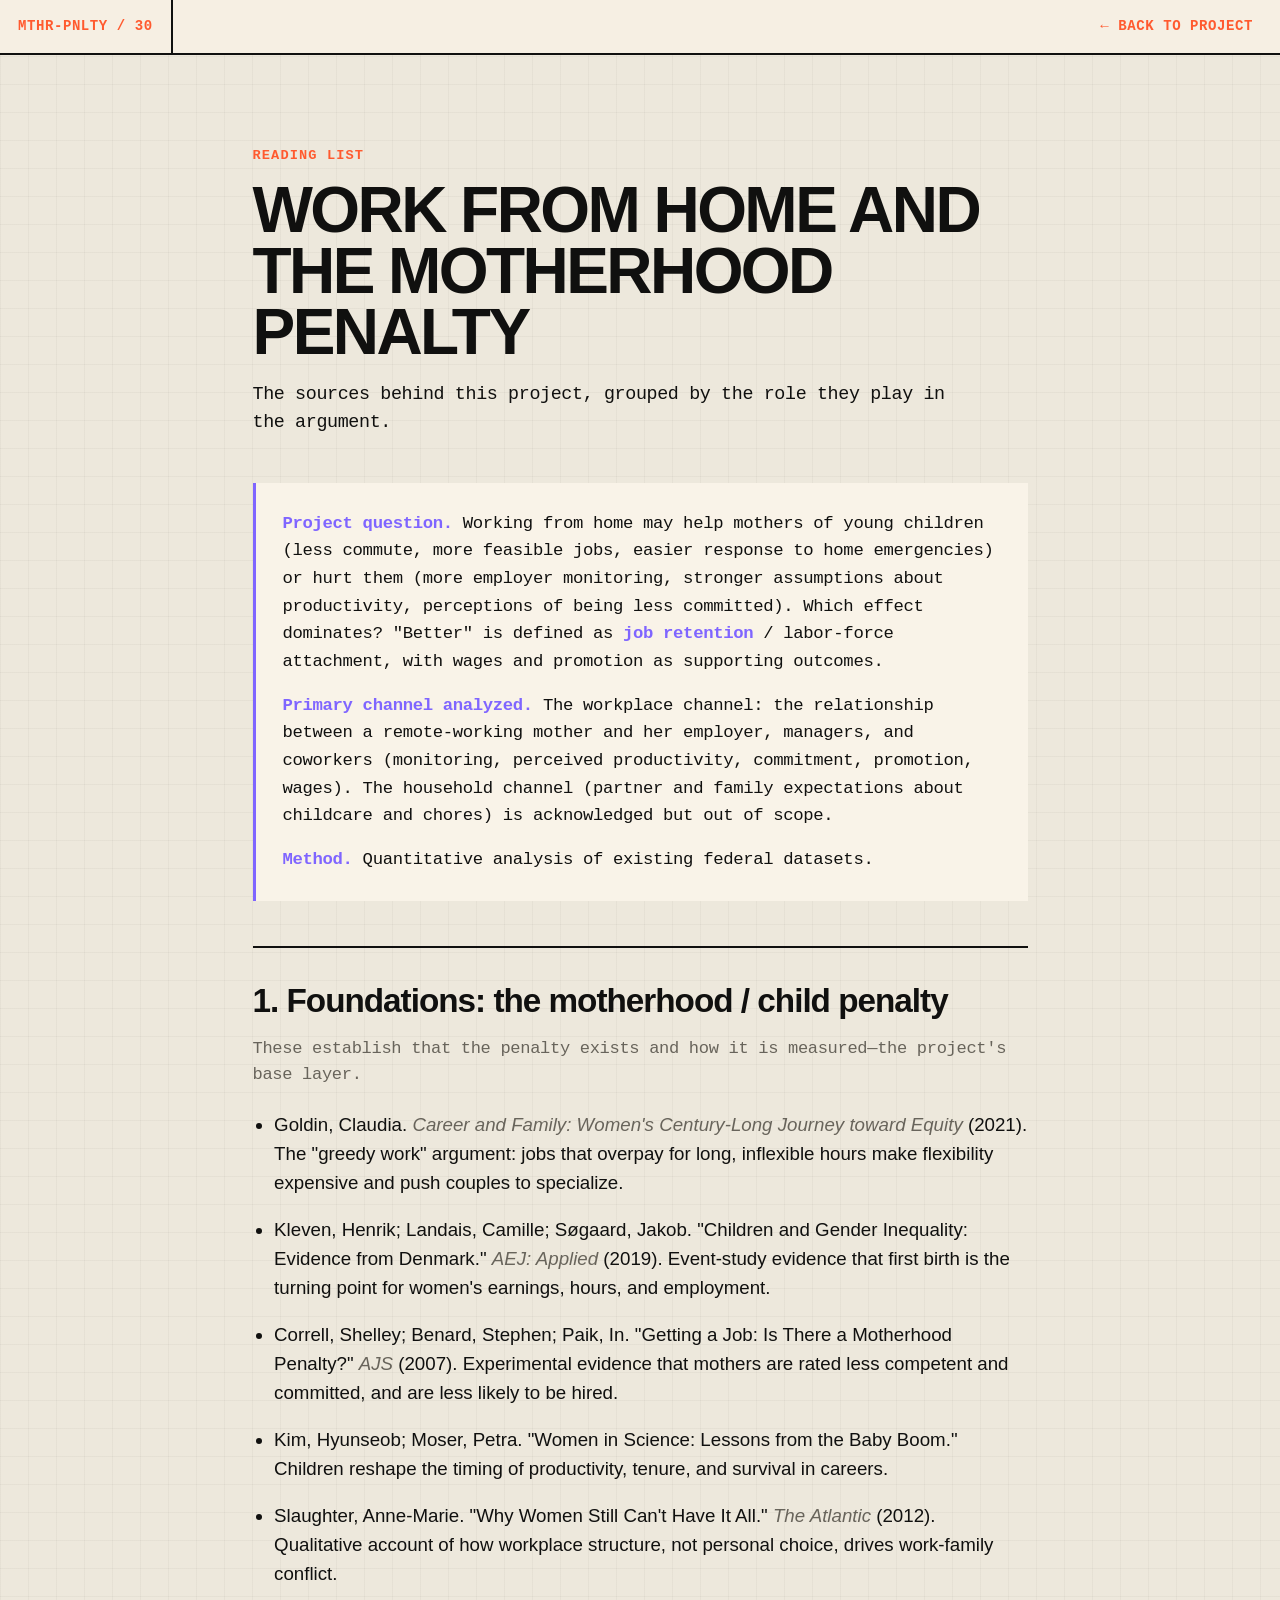
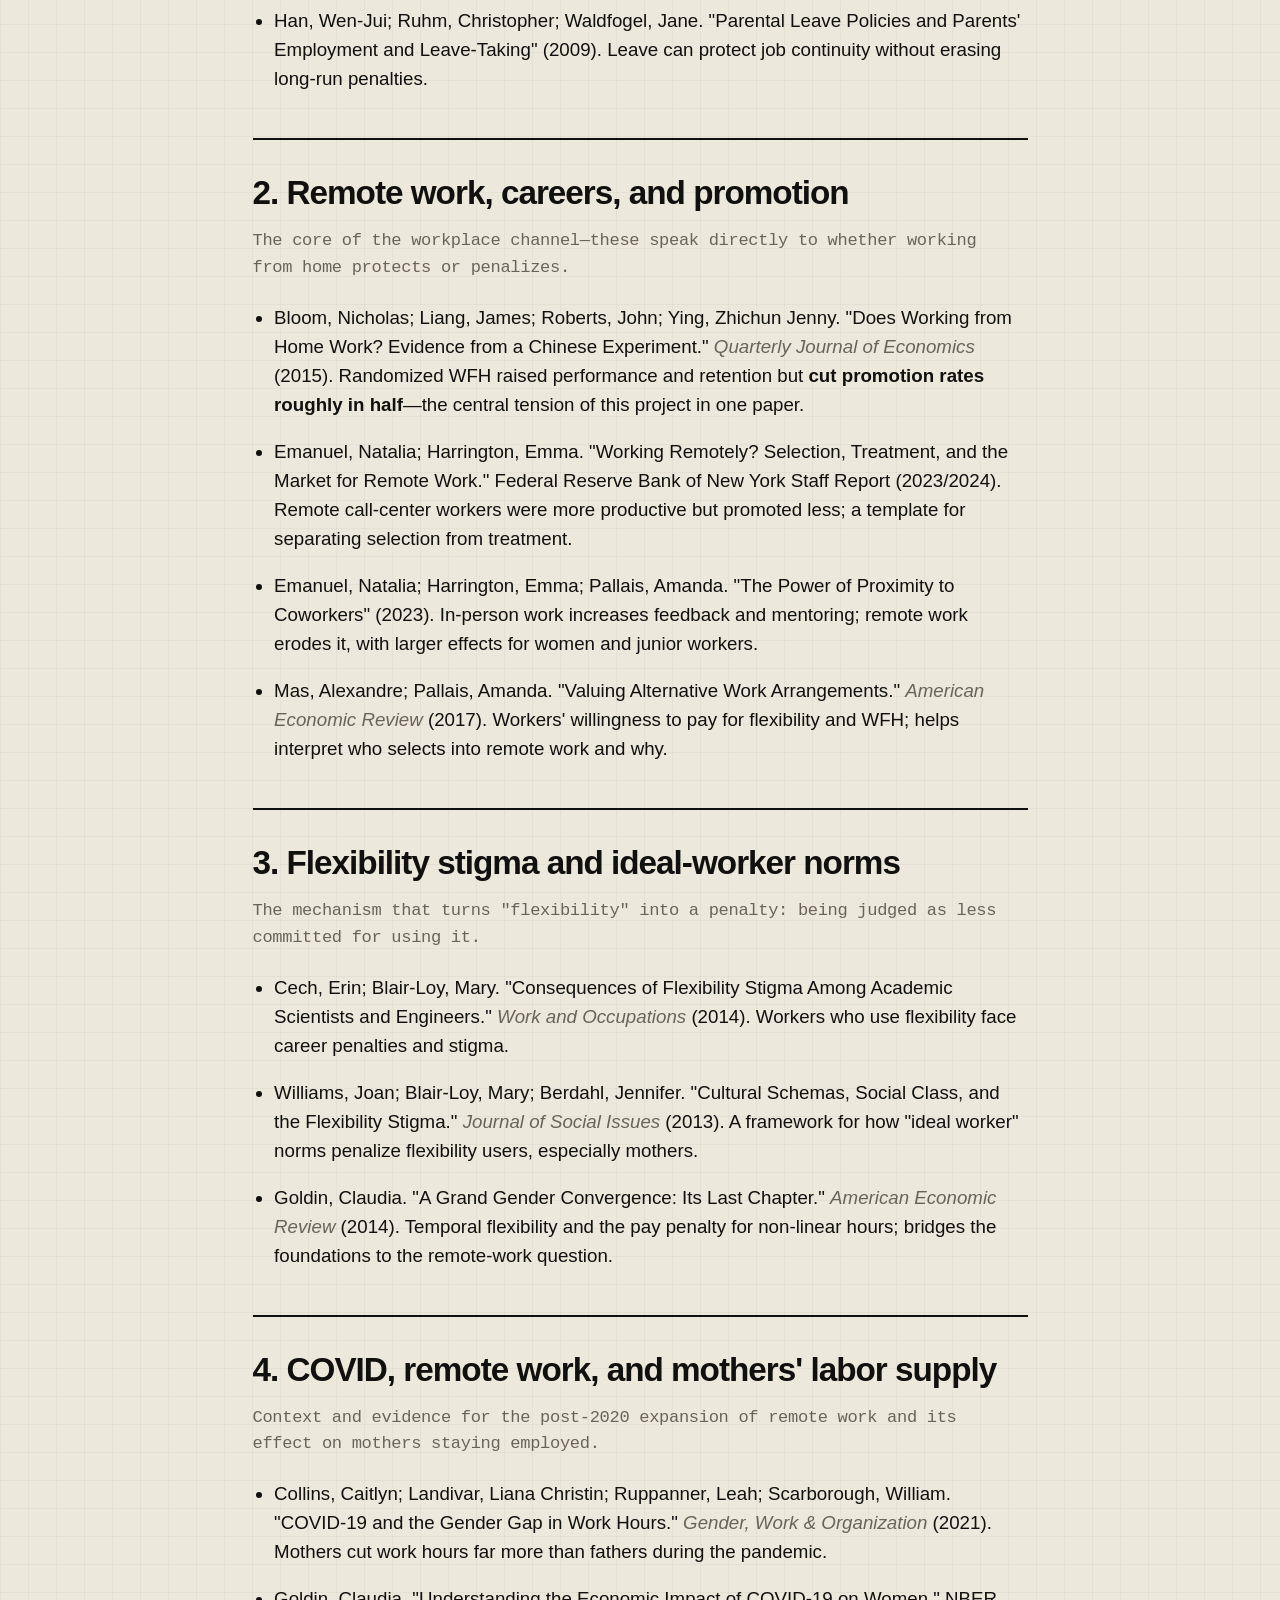
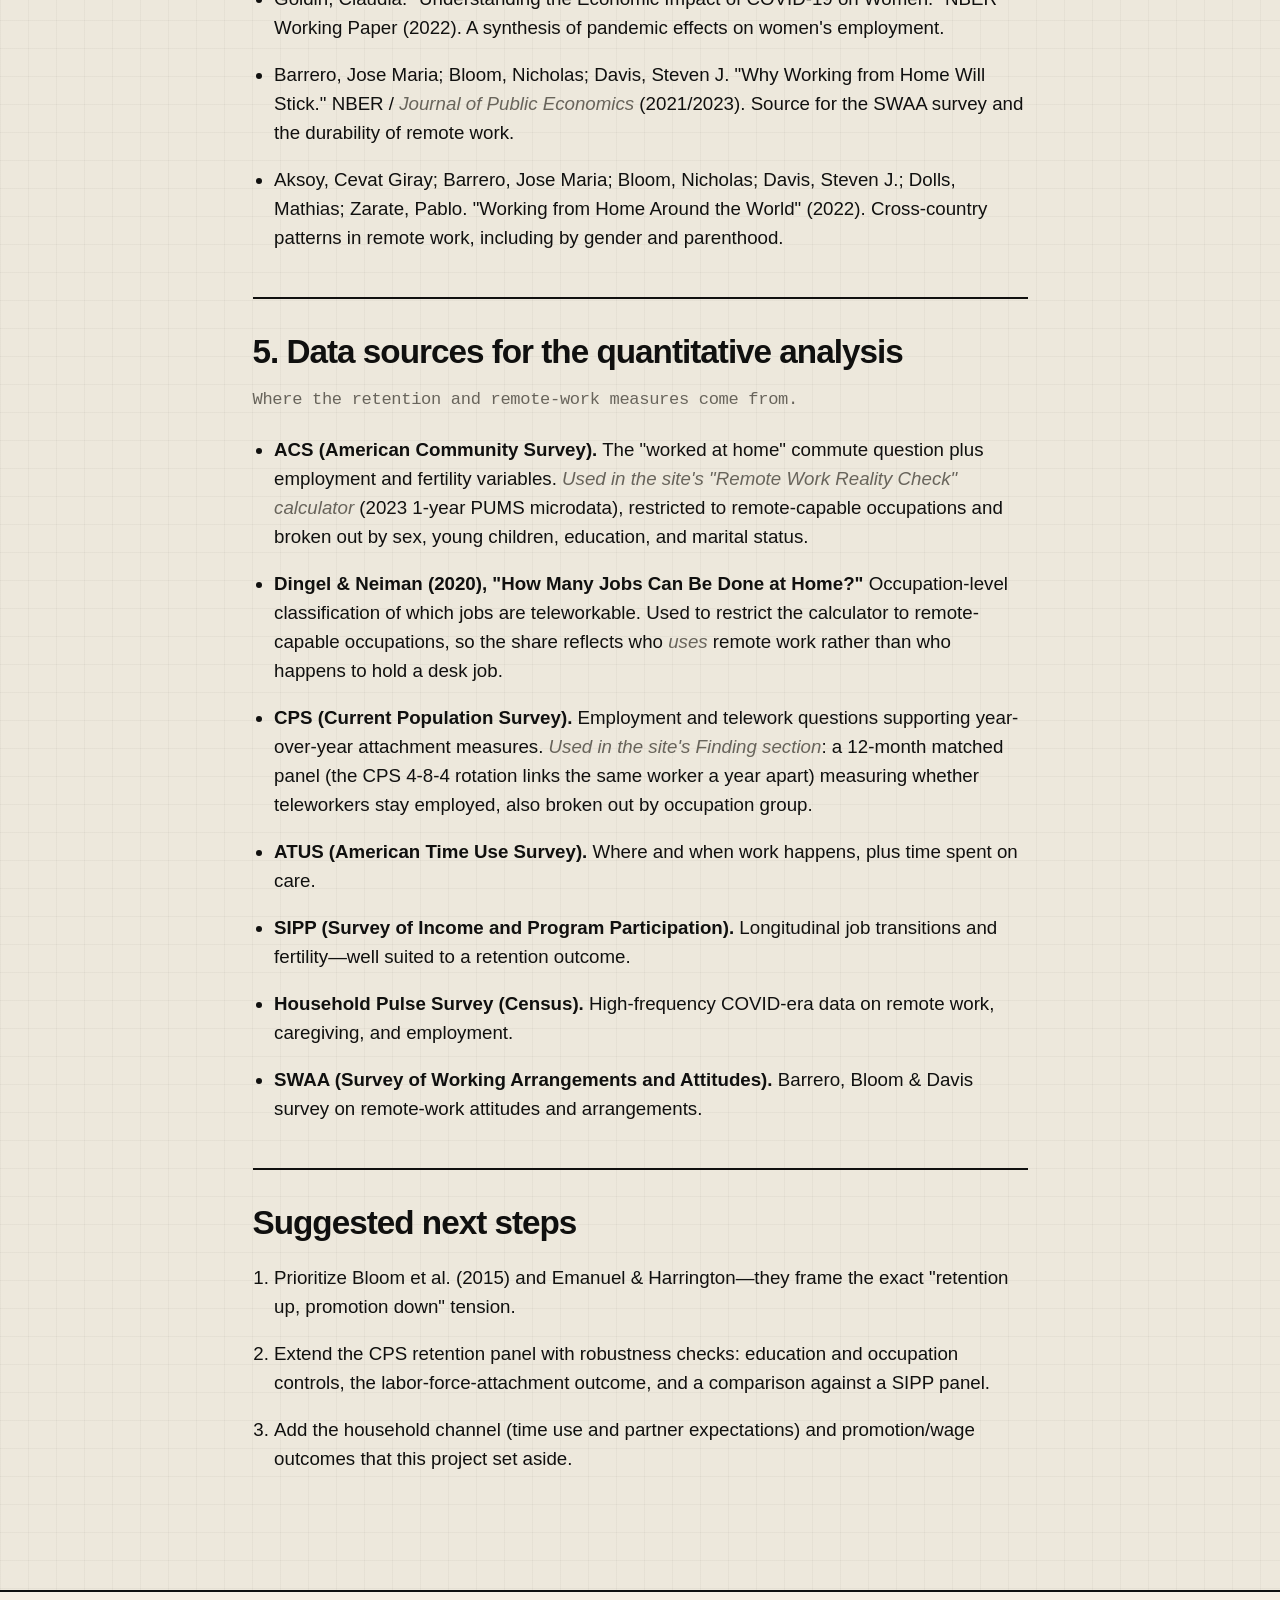
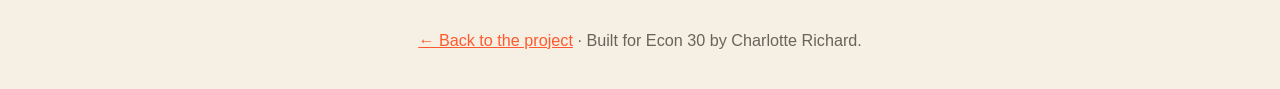
<file: website/reading-list.html>
<!DOCTYPE html>
<html lang="en">
<head>
  <meta charset="UTF-8">
  <meta name="viewport" content="width=device-width, initial-scale=1.0">
  <title>Reading List · The Motherhood Penalty After Flexibility</title>
  <link rel="stylesheet" href="styles.css">
</head>
<body>
  <nav class="doc-topline" aria-label="Reading list navigation">
    <span class="brand-mark">MTHR-PNLTY / 30</span>
    <a href="index.html">&larr; Back to project</a>
  </nav>

  <main class="doc">
    <header class="doc-head">
      <p class="section-kicker">Reading list</p>
      <h1>Work From Home and the Motherhood Penalty</h1>
      <p class="doc-lead">
        The sources behind this project, grouped by the role they play in the argument.
      </p>
    </header>

    <section class="doc-framing">
      <p><strong>Project question.</strong> Working from home may help mothers of young children (less commute, more feasible jobs, easier response to home emergencies) or hurt them (more employer monitoring, stronger assumptions about productivity, perceptions of being less committed). Which effect dominates? "Better" is defined as <strong>job retention</strong> / labor-force attachment, with wages and promotion as supporting outcomes.</p>
      <p><strong>Primary channel analyzed.</strong> The workplace channel: the relationship between a remote-working mother and her employer, managers, and coworkers (monitoring, perceived productivity, commitment, promotion, wages). The household channel (partner and family expectations about childcare and chores) is acknowledged but out of scope.</p>
      <p><strong>Method.</strong> Quantitative analysis of existing federal datasets.</p>
    </section>

    <section class="doc-section">
      <h2>1. Foundations: the motherhood / child penalty</h2>
      <p>These establish that the penalty exists and how it is measured&mdash;the project's base layer.</p>
      <ul>
        <li>Goldin, Claudia. <em>Career and Family: Women's Century-Long Journey toward Equity</em> (2021). The "greedy work" argument: jobs that overpay for long, inflexible hours make flexibility expensive and push couples to specialize.</li>
        <li>Kleven, Henrik; Landais, Camille; S&oslash;gaard, Jakob. "Children and Gender Inequality: Evidence from Denmark." <em>AEJ: Applied</em> (2019). Event-study evidence that first birth is the turning point for women's earnings, hours, and employment.</li>
        <li>Correll, Shelley; Benard, Stephen; Paik, In. "Getting a Job: Is There a Motherhood Penalty?" <em>AJS</em> (2007). Experimental evidence that mothers are rated less competent and committed, and are less likely to be hired.</li>
        <li>Kim, Hyunseob; Moser, Petra. "Women in Science: Lessons from the Baby Boom." Children reshape the timing of productivity, tenure, and survival in careers.</li>
        <li>Slaughter, Anne-Marie. "Why Women Still Can't Have It All." <em>The Atlantic</em> (2012). Qualitative account of how workplace structure, not personal choice, drives work-family conflict.</li>
        <li>Han, Wen-Jui; Ruhm, Christopher; Waldfogel, Jane. "Parental Leave Policies and Parents' Employment and Leave-Taking" (2009). Leave can protect job continuity without erasing long-run penalties.</li>
      </ul>
    </section>

    <section class="doc-section">
      <h2>2. Remote work, careers, and promotion</h2>
      <p>The core of the workplace channel&mdash;these speak directly to whether working from home protects or penalizes.</p>
      <ul>
        <li>Bloom, Nicholas; Liang, James; Roberts, John; Ying, Zhichun Jenny. "Does Working from Home Work? Evidence from a Chinese Experiment." <em>Quarterly Journal of Economics</em> (2015). Randomized WFH raised performance and retention but <strong>cut promotion rates roughly in half</strong>&mdash;the central tension of this project in one paper.</li>
        <li>Emanuel, Natalia; Harrington, Emma. "Working Remotely? Selection, Treatment, and the Market for Remote Work." Federal Reserve Bank of New York Staff Report (2023/2024). Remote call-center workers were more productive but promoted less; a template for separating selection from treatment.</li>
        <li>Emanuel, Natalia; Harrington, Emma; Pallais, Amanda. "The Power of Proximity to Coworkers" (2023). In-person work increases feedback and mentoring; remote work erodes it, with larger effects for women and junior workers.</li>
        <li>Mas, Alexandre; Pallais, Amanda. "Valuing Alternative Work Arrangements." <em>American Economic Review</em> (2017). Workers' willingness to pay for flexibility and WFH; helps interpret who selects into remote work and why.</li>
      </ul>
    </section>

    <section class="doc-section">
      <h2>3. Flexibility stigma and ideal-worker norms</h2>
      <p>The mechanism that turns "flexibility" into a penalty: being judged as less committed for using it.</p>
      <ul>
        <li>Cech, Erin; Blair-Loy, Mary. "Consequences of Flexibility Stigma Among Academic Scientists and Engineers." <em>Work and Occupations</em> (2014). Workers who use flexibility face career penalties and stigma.</li>
        <li>Williams, Joan; Blair-Loy, Mary; Berdahl, Jennifer. "Cultural Schemas, Social Class, and the Flexibility Stigma." <em>Journal of Social Issues</em> (2013). A framework for how "ideal worker" norms penalize flexibility users, especially mothers.</li>
        <li>Goldin, Claudia. "A Grand Gender Convergence: Its Last Chapter." <em>American Economic Review</em> (2014). Temporal flexibility and the pay penalty for non-linear hours; bridges the foundations to the remote-work question.</li>
      </ul>
    </section>

    <section class="doc-section">
      <h2>4. COVID, remote work, and mothers' labor supply</h2>
      <p>Context and evidence for the post-2020 expansion of remote work and its effect on mothers staying employed.</p>
      <ul>
        <li>Collins, Caitlyn; Landivar, Liana Christin; Ruppanner, Leah; Scarborough, William. "COVID-19 and the Gender Gap in Work Hours." <em>Gender, Work &amp; Organization</em> (2021). Mothers cut work hours far more than fathers during the pandemic.</li>
        <li>Goldin, Claudia. "Understanding the Economic Impact of COVID-19 on Women." NBER Working Paper (2022). A synthesis of pandemic effects on women's employment.</li>
        <li>Barrero, Jose Maria; Bloom, Nicholas; Davis, Steven J. "Why Working from Home Will Stick." NBER / <em>Journal of Public Economics</em> (2021/2023). Source for the SWAA survey and the durability of remote work.</li>
        <li>Aksoy, Cevat Giray; Barrero, Jose Maria; Bloom, Nicholas; Davis, Steven J.; Dolls, Mathias; Zarate, Pablo. "Working from Home Around the World" (2022). Cross-country patterns in remote work, including by gender and parenthood.</li>
      </ul>
    </section>

    <section class="doc-section">
      <h2>5. Data sources for the quantitative analysis</h2>
      <p>Where the retention and remote-work measures come from.</p>
      <ul>
        <li><strong>ACS (American Community Survey).</strong> The "worked at home" commute question plus employment and fertility variables. <em>Used in the site's "Remote Work Reality Check" calculator</em> (2023 1-year PUMS microdata), restricted to remote-capable occupations and broken out by sex, young children, education, and marital status.</li>
        <li><strong>Dingel &amp; Neiman (2020), "How Many Jobs Can Be Done at Home?"</strong> Occupation-level classification of which jobs are teleworkable. Used to restrict the calculator to remote-capable occupations, so the share reflects who <em>uses</em> remote work rather than who happens to hold a desk job.</li>
        <li><strong>CPS (Current Population Survey).</strong> Employment and telework questions supporting year-over-year attachment measures. <em>Used in the site's Finding section</em>: a 12-month matched panel (the CPS 4-8-4 rotation links the same worker a year apart) measuring whether teleworkers stay employed, also broken out by occupation group.</li>
        <li><strong>ATUS (American Time Use Survey).</strong> Where and when work happens, plus time spent on care.</li>
        <li><strong>SIPP (Survey of Income and Program Participation).</strong> Longitudinal job transitions and fertility&mdash;well suited to a retention outcome.</li>
        <li><strong>Household Pulse Survey (Census).</strong> High-frequency COVID-era data on remote work, caregiving, and employment.</li>
        <li><strong>SWAA (Survey of Working Arrangements and Attitudes).</strong> Barrero, Bloom &amp; Davis survey on remote-work attitudes and arrangements.</li>
      </ul>
    </section>

    <section class="doc-section">
      <h2>Suggested next steps</h2>
      <ol>
        <li>Prioritize Bloom et al. (2015) and Emanuel &amp; Harrington&mdash;they frame the exact "retention up, promotion down" tension.</li>
        <li>Extend the CPS retention panel with robustness checks: education and occupation controls, the labor-force-attachment outcome, and a comparison against a SIPP panel.</li>
        <li>Add the household channel (time use and partner expectations) and promotion/wage outcomes that this project set aside.</li>
      </ol>
    </section>
  </main>

  <footer class="site-footer">
    <p><a href="index.html">&larr; Back to the project</a> &middot; Built for Econ 30 by Charlotte Richard.</p>
  </footer>
</body>
</html>
</file>
<file: website/styles.css>
:root {
  --paper: #ede8dc;
  --paper-warm: #f6efe3;
  --ink: #10100f;
  --muted: #68645b;
  --line: #10100f;
  --accent: #ff5a2f;
  --accent-2: #7f65ff;
  --accent-3: #d5bd61;
  --panel: #f9f3e8;
  --sans: "Arial Narrow", "Helvetica Neue", Arial, sans-serif;
  --mono: "SFMono-Regular", Consolas, "Liberation Mono", monospace;
}

* {
  box-sizing: border-box;
}

html {
  scroll-behavior: smooth;
  font-size: 112.5%;
}

body {
  margin: 0;
  background:
    linear-gradient(rgba(16, 16, 15, 0.035) 1px, transparent 1px),
    linear-gradient(90deg, rgba(16, 16, 15, 0.035) 1px, transparent 1px),
    var(--paper);
  background-size: 28px 28px;
  color: var(--ink);
  font-family: var(--sans);
  line-height: 1.45;
}

a {
  color: inherit;
}

.topline {
  display: flex;
  align-items: center;
  gap: 0;
  max-width: none;
  margin: 0 auto;
  border-bottom: 2px solid var(--line);
  background: var(--paper-warm);
  font-family: var(--mono);
  font-size: 0.74rem;
  font-weight: 800;
  letter-spacing: 0.06em;
  text-transform: uppercase;
}

.brand-mark {
  margin-right: auto;
  padding: 0.9rem 1rem;
  border-right: 2px solid var(--line);
  color: var(--accent);
}

.topline a {
  border-left: 2px solid var(--line);
  color: var(--ink);
  padding: 0.9rem 1rem;
  text-decoration: none;
}

.topline a:hover {
  background: var(--ink);
  color: var(--paper-warm);
}

.hero {
  min-height: 94vh;
  border-bottom: 2px solid var(--line);
}

.hero__grid {
  display: grid;
  grid-template-columns: minmax(0, 1.1fr) minmax(20rem, 0.9fr);
  align-items: stretch;
  max-width: none;
  margin: 0 auto;
  min-height: calc(94vh - 48px);
}

.hero__copy {
  display: flex;
  flex-direction: column;
  justify-content: space-between;
  padding: clamp(1rem, 2vw, 1.5rem);
  border-right: 2px solid var(--line);
}

.eyebrow,
.section-kicker,
.card-label,
.module-tag {
  color: var(--accent);
  font-family: var(--mono);
  font-size: 0.76rem;
  font-weight: 800;
  letter-spacing: 0.08em;
  text-transform: uppercase;
}

.hero h1 {
  max-width: 100%;
  margin: 1rem 0;
  font-size: clamp(2.6rem, 7vw, 6.5rem);
  font-weight: 900;
  letter-spacing: -0.04em;
  line-height: 0.85;
  text-transform: uppercase;
  overflow-wrap: break-word;
}

.dek {
  max-width: 46rem;
  color: var(--ink);
  font-family: var(--mono);
  font-size: clamp(1rem, 1.45vw, 1.35rem);
  letter-spacing: -0.03em;
}

.hero-meta {
  display: grid;
  grid-template-columns: repeat(3, 1fr);
  border: 2px solid var(--line);
  font-family: var(--mono);
  font-size: 0.78rem;
  text-transform: uppercase;
}

.hero-meta span {
  padding: 0.8rem;
}

.hero-meta span + span {
  border-left: 2px solid var(--line);
}

.hero__visual {
  position: relative;
  display: grid;
  place-items: center;
  overflow: hidden;
  background:
    radial-gradient(circle at 50% 50%, transparent 0 22%, rgba(16, 16, 15, 0.12) 22.4% 22.9%, transparent 23.3% 100%),
    linear-gradient(135deg, rgba(255, 90, 47, 0.22), transparent 40%),
    var(--paper);
}

.signal-card {
  width: min(86%, 31rem);
  border: 2px solid var(--line);
  background: var(--panel);
}

.signal-card__top,
.signal-card__readout {
  display: flex;
  justify-content: space-between;
  border-bottom: 2px solid var(--line);
  font-family: var(--mono);
  font-size: 0.75rem;
  font-weight: 800;
  text-transform: uppercase;
}

.signal-card__top span,
.signal-card__readout span {
  padding: 0.75rem;
}

.signal-card__top span + span,
.signal-card__readout span + span {
  border-left: 2px solid var(--line);
}

.signal-card__word {
  padding: 0.6rem 1rem 0;
  font-size: clamp(5rem, 12vw, 10rem);
  font-weight: 900;
  letter-spacing: -0.12em;
  line-height: 0.78;
  text-transform: uppercase;
}

.signal-card__word--outline {
  color: transparent;
  -webkit-text-stroke: 2px var(--ink);
}

.signal-card__readout {
  border-top: 2px solid var(--line);
  border-bottom: 0;
  color: var(--accent);
}

.ticker {
  overflow: hidden;
  border-bottom: 2px solid var(--line);
  background: var(--ink);
  color: var(--paper-warm);
  font-family: var(--mono);
  font-size: 0.82rem;
  font-weight: 800;
  letter-spacing: 0.08em;
  text-transform: uppercase;
}

.ticker__track {
  display: flex;
  width: max-content;
  animation: ticker 24s linear infinite;
}

.ticker span {
  padding: 0.7rem 1rem;
  white-space: nowrap;
}

@keyframes ticker {
  from {
    transform: translateX(0);
  }

  to {
    transform: translateX(-50%);
  }
}

.article-section {
  max-width: 820px;
  margin: 0 auto;
  padding: clamp(3rem, 7vw, 6rem) 1rem;
}

.opener {
  padding-top: clamp(4rem, 8vw, 7rem);
}

.lead {
  color: var(--ink);
  font-size: clamp(2.1rem, 4.5vw, 4.8rem);
  font-weight: 900;
  line-height: 0.9;
  letter-spacing: -0.085em;
  text-transform: uppercase;
}

p {
  color: var(--muted);
  font-size: 1.08rem;
  line-height: 1.55;
}

h2 {
  margin: 0.35rem 0 1.2rem;
  font-size: clamp(2.6rem, 6vw, 6.8rem);
  font-weight: 900;
  letter-spacing: -0.1em;
  line-height: 0.82;
  text-transform: uppercase;
}

h3 {
  margin: 0.3rem 0 0.65rem;
  font-size: 1.1rem;
  font-weight: 900;
  letter-spacing: -0.04em;
  line-height: 1;
  text-transform: uppercase;
}

blockquote {
  margin: 3rem 0 0;
  padding: 1rem;
  border: 2px solid var(--line);
  background: var(--accent);
  color: var(--ink);
  font-size: clamp(1.8rem, 3.2vw, 3.2rem);
  font-weight: 900;
  letter-spacing: -0.075em;
  line-height: 0.9;
  text-transform: uppercase;
}

.wide-break {
  padding: 0;
  border-block: 2px solid var(--line);
}

.stat-strip {
  display: grid;
  grid-template-columns: repeat(3, 1fr);
  gap: 0;
  max-width: none;
  margin: 0 auto;
}

.stat-strip article,
.mechanism-card,
.evidence-list article,
.calculator-placeholder {
  border: 2px solid var(--line);
  background: var(--panel);
}

.stat-strip article {
  min-height: 22rem;
  padding: 1rem;
  border-width: 0 2px 0 0;
}

.stat-strip article:last-child {
  border-right: 0;
}

.stat-number {
  display: block;
  color: var(--ink);
  font-size: clamp(5rem, 12vw, 11rem);
  font-weight: 900;
  letter-spacing: -0.12em;
  line-height: 0.8;
}

.stat-strip p {
  margin-top: 2rem;
  color: var(--ink);
  font-family: var(--mono);
  font-size: 0.95rem;
  font-weight: 700;
  letter-spacing: -0.04em;
  text-transform: uppercase;
}

.mechanism-panel {
  max-width: none;
  margin: 0 auto;
  padding: clamp(3rem, 7vw, 6rem) 1rem;
  border-top: 2px solid var(--line);
}

.panel-heading {
  max-width: 720px;
  margin-bottom: 2rem;
}

.mechanism-grid {
  display: grid;
  grid-template-columns: repeat(4, 1fr);
  gap: 0;
  border-left: 2px solid var(--line);
  border-top: 2px solid var(--line);
}

.mechanism-card {
  min-height: 18rem;
  padding: 1rem;
  border-width: 0 2px 2px 0;
}

.evidence-list {
  display: grid;
  gap: 0.75rem;
  margin-top: 2rem;
}

.evidence-list article {
  position: relative;
  padding: 1rem 1rem 1rem 4rem;
}

.evidence-list article::before {
  content: "(i)";
  position: absolute;
  left: 1rem;
  top: 1rem;
  display: grid;
  place-items: center;
  width: 2rem;
  height: 2rem;
  border: 2px solid var(--line);
  border-radius: 999px;
  color: var(--accent);
  font-family: var(--mono);
  font-size: 0.8rem;
  font-weight: 900;
}

.calculator {
  max-width: 1080px;
  margin: clamp(3rem, 7vw, 6rem) auto;
  padding: clamp(1rem, 3vw, 2rem);
  background: var(--ink);
  color: var(--paper-warm);
}

.calculator p,
.calculator h2,
.calculator legend {
  color: var(--paper-warm);
}

.calc-intro {
  max-width: 46rem;
  margin-bottom: 2rem;
}

.calc-grid {
  display: grid;
  grid-template-columns: minmax(0, 1fr) minmax(18rem, 0.85fr);
  gap: 1.5rem;
  align-items: start;
}

.calc-controls {
  display: grid;
  gap: 1.5rem;
  margin: 0;
}

.calc-field {
  margin: 0;
  padding: 0;
  border: 0;
}

.calc-field legend {
  padding: 0 0 0.6rem;
  font-family: var(--mono);
  font-size: 0.74rem;
  font-weight: 800;
  letter-spacing: 0.06em;
  text-transform: uppercase;
  color: var(--accent-3);
}

.segmented {
  display: flex;
  flex-wrap: wrap;
  border: 2px solid var(--paper-warm);
}

.segmented button {
  flex: 1 1 0;
  min-width: 7rem;
  padding: 0.85rem 0.6rem;
  border: 0;
  border-left: 2px solid var(--paper-warm);
  background: transparent;
  color: var(--paper-warm);
  font-family: var(--mono);
  font-size: 0.8rem;
  font-weight: 800;
  letter-spacing: -0.02em;
  text-transform: uppercase;
  cursor: pointer;
  transition: background 0.15s ease, color 0.15s ease;
}

.segmented button:first-child {
  border-left: 0;
}

.segmented button:hover {
  background: rgba(246, 239, 227, 0.16);
}

.segmented button[aria-checked="true"] {
  background: var(--accent);
  color: var(--ink);
}

.segmented button:focus-visible {
  outline: 3px solid var(--accent-3);
  outline-offset: -3px;
}

.calc-output {
  padding: 1.25rem;
  border: 2px solid var(--paper-warm);
  background: rgba(246, 239, 227, 0.05);
}

.calc-output__label {
  margin: 0;
  font-family: var(--mono);
  font-size: 0.74rem;
  font-weight: 800;
  letter-spacing: 0.06em;
  text-transform: uppercase;
  color: var(--accent-3);
}

.calc-output__number {
  margin: 0.2rem 0 0.75rem;
  font-size: clamp(4rem, 9vw, 6.5rem);
  font-weight: 900;
  letter-spacing: -0.06em;
  line-height: 0.9;
}

.calc-output__unit {
  font-size: 0.4em;
  margin-left: 0.1em;
}

.result-bar {
  height: 1rem;
  border: 2px solid var(--paper-warm);
  background: transparent;
}

.result-bar__fill {
  display: block;
  height: 100%;
  background: var(--accent);
  transition: width 0.4s ease;
}

.calc-secondary {
  display: flex;
  justify-content: space-between;
  align-items: baseline;
  gap: 1rem;
  margin-top: 1.25rem;
  padding-top: 1rem;
  border-top: 2px solid rgba(246, 239, 227, 0.3);
  font-family: var(--mono);
  font-size: 0.85rem;
  text-transform: uppercase;
}

.calc-secondary__label {
  font-weight: 800;
  letter-spacing: 0.04em;
}

.calc-secondary__value {
  font-weight: 800;
  color: var(--accent-3);
}

.calc-secondary__base {
  color: var(--muted);
  font-weight: 400;
  text-transform: none;
}

.comparison-panel {
  margin-top: 1rem;
  border: 2px solid rgba(246, 239, 227, 0.4);
  font-family: var(--mono);
}

.comparison-panel__title {
  margin: 0;
  padding: 0.75rem 0.9rem;
  border-bottom: 2px solid rgba(246, 239, 227, 0.4);
  color: var(--accent-3);
  font-size: 0.72rem;
  font-weight: 800;
  letter-spacing: 0.06em;
  text-transform: uppercase;
}

.comparison-row {
  display: flex;
  justify-content: space-between;
  gap: 1rem;
  padding: 0.75rem 0.9rem;
  color: var(--paper-warm);
  font-size: 0.78rem;
  line-height: 1.3;
}

.comparison-row + .comparison-row {
  border-top: 2px solid rgba(246, 239, 227, 0.2);
}

.comparison-row strong {
  flex: 0 0 auto;
  color: var(--accent);
  font-size: 0.86rem;
}

.comparison-insight {
  margin: 0;
  padding: 0.9rem;
  border-top: 2px solid rgba(246, 239, 227, 0.4);
  background: rgba(255, 90, 47, 0.14);
  font-size: 0.82rem;
  font-weight: 800;
  letter-spacing: -0.02em;
  line-height: 1.4;
}

.verdict {
  margin: 1.25rem 0 0;
  font-family: var(--mono);
  font-size: 0.95rem;
  font-weight: 700;
  letter-spacing: -0.02em;
  line-height: 1.4;
}

.calc-sample {
  margin: 0.75rem 0 0;
  font-family: var(--mono);
  font-size: 0.75rem;
  color: var(--accent-3);
  letter-spacing: 0.02em;
}

.calc-notes__body code {
  padding: 0.1rem 0.3rem;
  background: rgba(246, 239, 227, 0.12);
  font-size: 0.92em;
}

.calc-notes {
  margin-top: 1.5rem;
  border: 2px solid rgba(246, 239, 227, 0.4);
}

.calc-notes summary {
  padding: 0.9rem 1rem;
  font-family: var(--mono);
  font-size: 0.78rem;
  font-weight: 800;
  letter-spacing: 0.06em;
  text-transform: uppercase;
  color: var(--accent-3);
  cursor: pointer;
}

.calc-notes[open] summary {
  border-bottom: 2px solid rgba(246, 239, 227, 0.4);
}

.calc-notes__body {
  padding: 1rem;
  font-family: var(--mono);
  font-size: 0.95rem;
}

.calc-notes__body p {
  font-size: 0.95rem;
}

.calc-notes__body ul {
  margin: 0.75rem 0;
  padding-left: 1.1rem;
}

.calc-notes__body li {
  margin-bottom: 0.6rem;
  line-height: 1.5;
}

.calc-notes__body strong {
  color: var(--paper-warm);
}

.calc-notes__body a {
  color: var(--accent);
}

@media (prefers-reduced-motion: reduce) {
  .result-bar__fill,
  .segmented button {
    transition: none;
  }
}

.closing {
  padding-bottom: 7rem;
}

.scope-note {
  margin-top: 2rem;
  padding: 1.25rem;
  border: 2px solid var(--line);
  background: var(--panel);
  color: var(--ink);
  font-family: var(--mono);
  font-size: 0.92rem;
  letter-spacing: -0.02em;
}

.scope-note strong {
  color: var(--accent);
}

.conclusion-rows {
  margin: 1.5rem 0 0;
  border: 2px solid var(--line);
}

.conclusion-row {
  display: grid;
  grid-template-columns: minmax(10rem, 15rem) 1fr;
  gap: 1.5rem;
  align-items: start;
  padding: 1.5rem;
}

.conclusion-row + .conclusion-row {
  border-top: 2px solid var(--line);
}

.conclusion-row__head {
  display: flex;
  flex-direction: column;
  gap: 0.4rem;
}

.conclusion-step {
  font-family: var(--mono);
  font-size: 0.8rem;
  font-weight: 800;
  letter-spacing: 0.06em;
  text-transform: uppercase;
  color: var(--accent);
}

.conclusion-row__head h3 {
  margin: 0;
}

.conclusion-row p {
  margin: 0;
  font-family: var(--mono);
  font-size: 0.98rem;
  line-height: 1.6;
  letter-spacing: -0.02em;
  color: var(--ink);
}

.contribution {
  margin-top: 1.5rem;
  padding: 1.25rem 1.4rem;
  border-left: 3px solid var(--accent-2);
  background: var(--panel);
  font-family: var(--mono);
  font-size: 1rem;
  line-height: 1.6;
  letter-spacing: -0.02em;
  color: var(--ink);
}

.contribution strong {
  color: var(--accent-2);
}

/* Retention finding (the conclusion) */
.finding {
  max-width: 900px;
  margin: clamp(3rem, 7vw, 6rem) auto;
  padding: clamp(1.5rem, 4vw, 3rem);
  border: 2px solid var(--line);
  background: var(--paper-warm);
}

.finding__intro {
  max-width: 46rem;
}

.finding h2 {
  font-size: clamp(1.7rem, 3.6vw, 2.6rem);
  letter-spacing: -0.03em;
  line-height: 1.02;
  margin: 0.4rem 0 1rem;
}

.finding__intro p {
  font-family: var(--mono);
  font-size: 0.96rem;
  letter-spacing: -0.02em;
  color: var(--ink);
}

.finding__headline {
  display: flex;
  align-items: baseline;
  gap: 1.5rem;
  margin: 2rem 0;
  padding: 1.5rem;
  background: var(--ink);
  color: var(--paper-warm);
  flex-wrap: wrap;
}

.finding__big {
  margin: 0;
  font-size: clamp(3.2rem, 9vw, 5.5rem);
  font-weight: 900;
  line-height: 0.85;
  letter-spacing: -0.04em;
  color: var(--accent);
}

.finding__unit {
  font-size: 0.35em;
  letter-spacing: 0;
}

.finding__big-label {
  flex: 1 1 16rem;
  margin: 0;
  font-family: var(--mono);
  font-size: 0.95rem;
  line-height: 1.5;
  letter-spacing: -0.02em;
}

.finding__big-label strong {
  color: var(--accent-3);
}

.retention-table {
  margin: 2rem 0;
  border: 2px solid var(--line);
}

.retention-row {
  display: grid;
  grid-template-columns: minmax(0, 2fr) 1fr 1fr 1fr;
  align-items: center;
  gap: 0.5rem;
  padding: 0.85rem 1rem;
  border-top: 1px solid var(--line);
  font-family: var(--mono);
  font-size: 0.95rem;
  letter-spacing: -0.02em;
}

.retention-row:first-child {
  border-top: none;
}

.retention-row--head {
  background: var(--ink);
  color: var(--paper-warm);
  font-size: 0.74rem;
  font-weight: 800;
  text-transform: uppercase;
  letter-spacing: 0.04em;
}

.retention-row--key {
  background: var(--panel);
}

.retention-row--key span:first-child,
.retention-row--key strong {
  color: var(--ink);
}

.retention-row strong {
  font-weight: 800;
}

.retention-gap {
  color: var(--accent);
}

.finding__claim,
.finding__caveat {
  max-width: 46rem;
  margin: 1.25rem 0 0;
  font-family: var(--mono);
  font-size: 0.94rem;
  line-height: 1.6;
  letter-spacing: -0.02em;
}

.finding__claim strong {
  color: var(--accent);
}

.finding__caveat {
  padding: 1.1rem 1.25rem;
  margin-top: 1.75rem;
  border-left: 3px solid var(--accent-2);
  background: var(--panel);
  color: var(--muted);
}

.finding__caveat strong {
  color: var(--ink);
}

.finding__occ {
  margin-top: 2.5rem;
}

.finding__subhead {
  font-size: clamp(1.2rem, 2.4vw, 1.6rem);
  letter-spacing: -0.02em;
  margin: 0 0 0.6rem;
}

.finding__occ > p {
  max-width: 46rem;
  font-family: var(--mono);
  font-size: 0.94rem;
  line-height: 1.6;
  letter-spacing: -0.02em;
}

.retention-row--swe {
  background: var(--panel);
  box-shadow: inset 3px 0 0 var(--accent);
}

.retention-row--swe span:first-child,
.retention-row--swe strong {
  color: var(--ink);
}

.occ-tag {
  display: inline-block;
  margin-left: 0.4rem;
  padding: 0.05rem 0.4rem;
  background: var(--accent);
  color: var(--paper-warm);
  font-size: 0.62rem;
  font-weight: 800;
  text-transform: uppercase;
  letter-spacing: 0.04em;
  vertical-align: middle;
}

.occ-n {
  color: var(--muted);
  font-weight: 400;
  font-size: 0.82em;
}

.retention-gap .sig {
  color: var(--accent);
}

.finding__legend {
  max-width: 46rem;
  margin: 0.9rem 0 0;
  font-family: var(--mono);
  font-size: 0.9rem;
  line-height: 1.5;
  letter-spacing: -0.01em;
  color: var(--muted);
}

.finding__legend strong {
  color: var(--accent);
}

.finding__caveat--occ {
  margin-top: 1rem;
}

.finding .calc-notes {
  margin-top: 2rem;
  border-color: var(--line);
}

.finding .calc-notes summary {
  color: var(--ink);
}

.finding .calc-notes[open] summary {
  border-bottom-color: var(--line);
}

.finding .calc-notes__body strong {
  color: var(--ink);
}

.finding .calc-notes__body code {
  background: rgba(16, 16, 15, 0.08);
}

.site-footer {
  border-top: 2px solid var(--line);
  background: var(--paper-warm);
  padding: 2rem 1.5rem;
  text-align: center;
}

.site-footer a {
  color: var(--accent);
}

/* Reading-list document page */
.doc-topline {
  display: flex;
  align-items: center;
  justify-content: space-between;
  gap: 1rem;
  padding: 0 1.5rem 0 0;
  border-bottom: 2px solid var(--line);
  background: var(--paper-warm);
  font-family: var(--mono);
  font-size: 0.78rem;
  font-weight: 800;
  text-transform: uppercase;
  letter-spacing: 0.04em;
}

.doc-topline a {
  color: var(--accent);
  text-decoration: none;
}

.doc {
  max-width: 820px;
  margin: 0 auto;
  padding: clamp(2.5rem, 6vw, 5rem) 1.25rem 4rem;
}

.doc-head {
  margin-bottom: 2.5rem;
}

.doc-head h1 {
  margin: 0.4rem 0 0.8rem;
  font-size: clamp(2.2rem, 5vw, 3.6rem);
  font-weight: 900;
  line-height: 0.95;
  letter-spacing: -0.04em;
  text-transform: uppercase;
}

.doc-lead {
  max-width: 40rem;
  font-family: var(--mono);
  font-size: 1.02rem;
  letter-spacing: -0.02em;
  color: var(--ink);
}

.doc-framing {
  margin-bottom: 2.5rem;
  padding: 1.5rem;
  border-left: 3px solid var(--accent-2);
  background: var(--panel);
}

.doc-framing p {
  margin: 0 0 0.9rem;
  font-family: var(--mono);
  font-size: 0.96rem;
  line-height: 1.6;
  letter-spacing: -0.02em;
  color: var(--ink);
}

.doc-framing p:last-child {
  margin-bottom: 0;
}

.doc-framing strong {
  color: var(--accent-2);
}

.doc-section {
  margin-bottom: 2.5rem;
  padding-top: 2rem;
  border-top: 2px solid var(--line);
}

.doc-section h2 {
  margin: 0 0 0.6rem;
  font-size: clamp(1.3rem, 2.6vw, 1.9rem);
  font-weight: 900;
  line-height: 1.05;
  letter-spacing: -0.03em;
  text-transform: none;
}

.doc-section > p {
  max-width: 42rem;
  font-family: var(--mono);
  font-size: 0.95rem;
  letter-spacing: -0.02em;
  color: var(--muted);
}

.doc-section ul,
.doc-section ol {
  margin: 1.2rem 0 0;
  padding-left: 1.2rem;
}

.doc-section li {
  margin-bottom: 1rem;
  font-size: 1.04rem;
  line-height: 1.55;
  color: var(--ink);
}

.doc-section li em {
  color: var(--muted);
}

.site-footer p {
  margin: 0;
  font-size: 0.9rem;
}

@media (max-width: 900px) {
  .hero__grid,
  .calc-grid {
    grid-template-columns: 1fr;
  }

  .hero__copy {
    border-right: 0;
    border-bottom: 2px solid var(--line);
  }

  .hero__visual {
    min-height: 32rem;
  }

  .stat-strip,
  .mechanism-grid {
    grid-template-columns: 1fr;
  }

  .stat-strip article,
  .mechanism-card {
    border-right: 0;
    border-bottom: 2px solid var(--line);
  }

  .conclusion-row {
    grid-template-columns: 1fr;
    gap: 0.6rem;
  }

  .hero-meta {
    grid-template-columns: 1fr;
  }

  .hero-meta span + span {
    border-left: 0;
    border-top: 2px solid var(--line);
  }
}

@media (max-width: 560px) {
  .topline {
    flex-wrap: wrap;
  }

  .brand-mark {
    width: 100%;
    border-right: 0;
    border-bottom: 2px solid var(--line);
  }

  .topline a {
    flex: 1;
    text-align: center;
    border-left: 0;
    border-right: 2px solid var(--line);
  }

  .topline a:last-child {
    border-right: 0;
  }

  .hero__grid {
    min-height: auto;
  }

  .hero__copy {
    min-height: 34rem;
  }

  .hero h1 {
    font-size: clamp(2.2rem, 11vw, 3.4rem);
  }

  .lead,
  h2 {
    letter-spacing: -0.07em;
  }

  .signal-card__readout {
    overflow-x: auto;
  }

  .segmented {
    flex-direction: column;
  }

  .segmented button {
    border-left: 0;
    border-top: 2px solid var(--paper-warm);
  }

  .segmented button:first-child {
    border-top: 0;
  }

  .finding__headline {
    gap: 0.75rem;
    padding: 1.1rem;
  }

  .retention-row {
    grid-template-columns: minmax(0, 1.7fr) 1fr 1fr 1fr;
    gap: 0.35rem;
    padding: 0.6rem 0.5rem;
    font-size: 0.78rem;
  }

  .retention-row--head {
    font-size: 0.6rem;
  }
}
</file>
